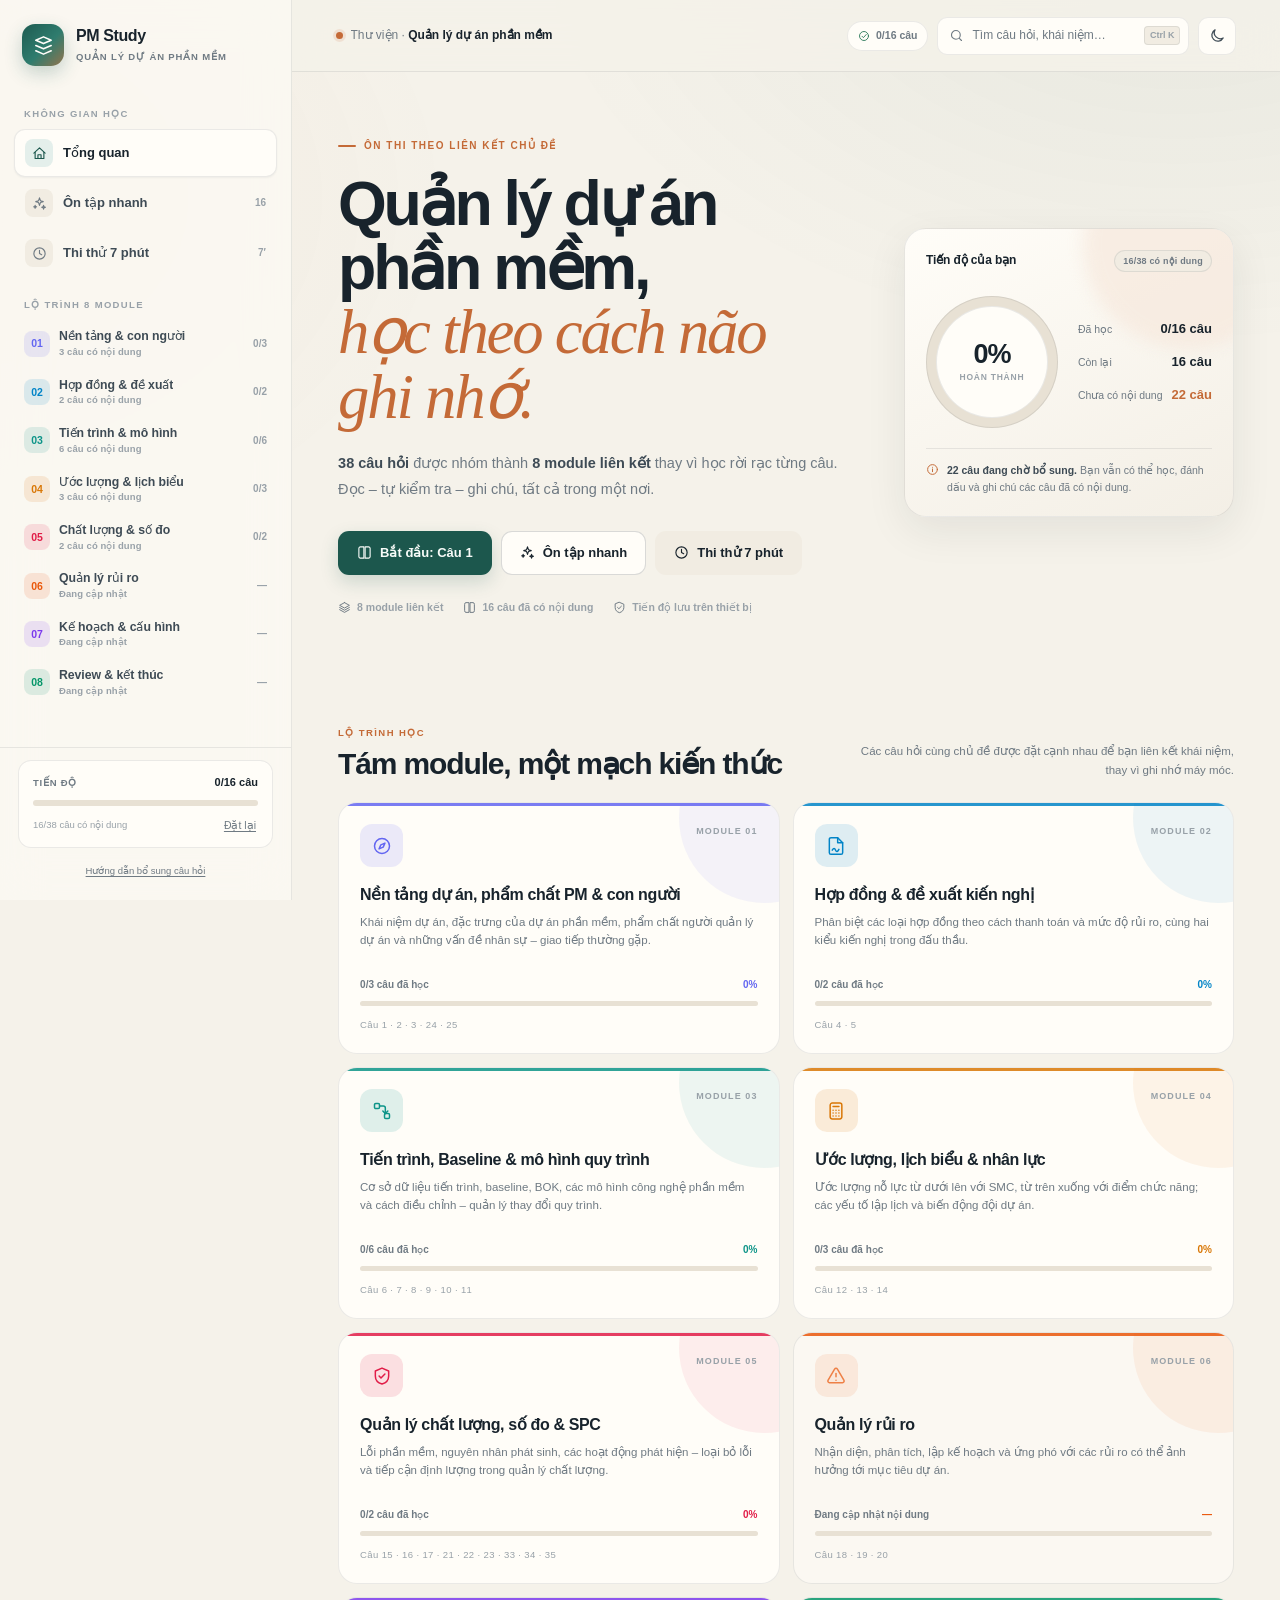
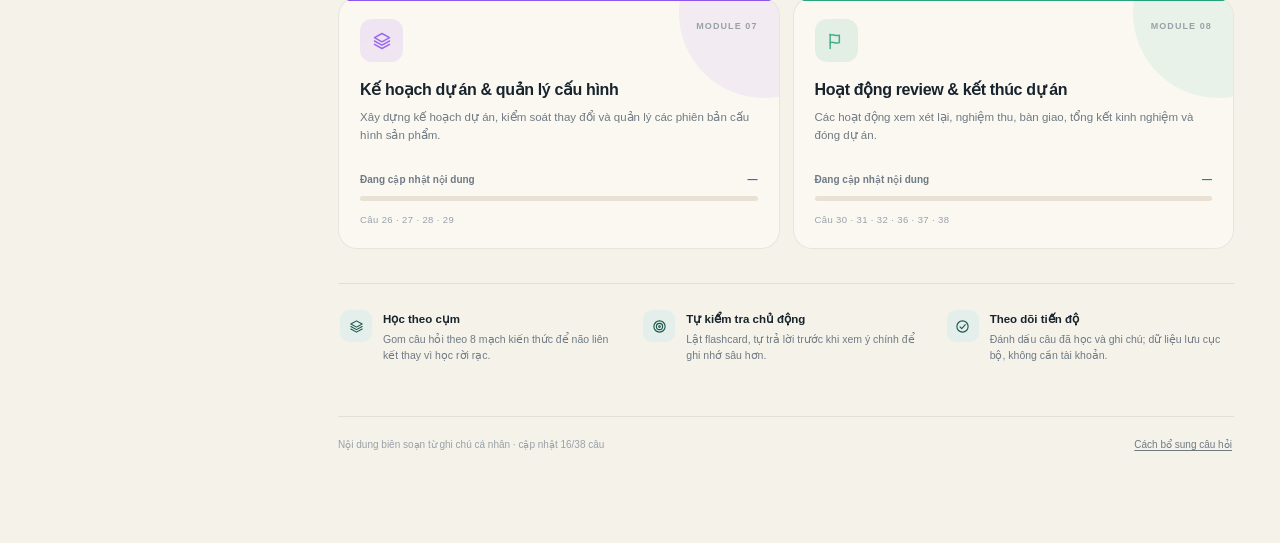
<file: index.html>
<!doctype html>
<html lang="vi" data-theme="light">
<head>
  <meta charset="utf-8">
  <meta name="viewport" content="width=device-width, initial-scale=1">
  <title>PM Study — Ôn thi Quản lý dự án phần mềm</title>
  <meta name="description" content="Ôn tập Quản lý dự án phần mềm theo 8 module liên kết chủ đề: 38 câu hỏi, tiến độ học, flashcard và ghi chú cá nhân.">
  <meta name="theme-color" content="#f6f4ee">
  <link rel="icon" href="assets/favicon.svg" type="image/svg+xml">
  <link rel="stylesheet" href="assets/styles.css">
  <script>
    (function () {
      try {
        var saved = localStorage.getItem('pmstudy.theme');
        var theme = saved || (window.matchMedia('(prefers-color-scheme: dark)').matches ? 'dark' : 'light');
        document.documentElement.dataset.theme = theme;
      } catch (e) {}
    })();
  </script>
</head>
<body>
  <a class="skip-link" href="#main-content">Bỏ qua điều hướng</a>

  <div class="app">
    <div class="sidebar-scrim" id="sidebar-scrim" data-action="close-sidebar" hidden></div>

    <aside class="sidebar" id="sidebar" aria-label="Điều hướng chính">
      <a class="brand" href="#/" aria-label="PM Study — về trang tổng quan">
        <span class="brand-mark" aria-hidden="true">
          <svg viewBox="0 0 24 24" fill="none" stroke="currentColor" stroke-width="1.7" stroke-linecap="round" stroke-linejoin="round">
            <path d="M4 6.5 12 3l8 3.5-8 3.5-8-3.5Z"/>
            <path d="m4 12 8 3.5 8-3.5"/>
            <path d="m4 17.5 8 3.5 8-3.5"/>
          </svg>
        </span>
        <span class="brand-text">
          <strong>PM Study</strong>
          <span>Quản lý dự án phần mềm</span>
        </span>
      </a>

      <nav class="sidebar-nav" id="sidebar-nav"></nav>
      <div class="sidebar-footer" id="sidebar-footer"></div>
    </aside>

    <div class="main-column">
      <header class="topbar">
        <button class="icon-btn menu-btn" type="button" data-action="open-sidebar" aria-label="Mở menu" aria-controls="sidebar" aria-expanded="false">
          <span data-icon="menu"></span>
        </button>

        <div class="topbar-context" id="topbar-context"></div>

        <div class="topbar-actions">
          <span class="topbar-progress" id="topbar-progress" title="Số câu đã học"></span>
          <button class="search-trigger" type="button" data-action="open-search" aria-label="Tìm kiếm câu hỏi">
            <span data-icon="search"></span>
            <span class="search-trigger-label">Tìm câu hỏi, khái niệm…</span>
            <kbd class="search-kbd" data-shortcut>⌘K</kbd>
          </button>
          <button class="icon-btn" type="button" data-action="toggle-theme" aria-label="Đổi chế độ sáng tối" id="theme-btn">
            <span data-icon="moon"></span>
          </button>
        </div>
      </header>

      <main class="view" id="main-content" tabindex="-1">
        <div id="view-root"></div>
      </main>
    </div>
  </div>

  <div class="search-overlay" id="search-overlay" hidden>
    <div class="overlay-backdrop" data-action="close-search"></div>
    <section class="search-panel" role="dialog" aria-modal="true" aria-label="Tìm kiếm câu hỏi">
      <div class="search-input-row">
        <span class="search-input-icon" data-icon="search"></span>
        <input type="search" id="search-input" placeholder="Tìm theo tiêu đề, nội dung hoặc chủ đề…" autocomplete="off" spellcheck="false" aria-label="Nội dung tìm kiếm">
        <button class="icon-btn small" type="button" data-action="close-search" aria-label="Đóng tìm kiếm">
          <span data-icon="x"></span>
        </button>
      </div>
      <div class="search-results" id="search-results"></div>
      <div class="search-footer">
        <span><kbd>↑</kbd><kbd>↓</kbd> di chuyển</span>
        <span><kbd>↵</kbd> mở</span>
        <span><kbd>esc</kbd> đóng</span>
      </div>
    </section>
  </div>

  <div class="modal-overlay" id="modal-overlay" hidden>
    <div class="overlay-backdrop" data-action="close-modal"></div>
    <section class="modal-card" id="modal-card" role="dialog" aria-modal="true" aria-labelledby="modal-title"></section>
  </div>

  <div class="toast" id="toast" role="status" aria-live="polite"></div>

  <script src="assets/data.js"></script>
  <script src="assets/app.js"></script>
</body>
</html>
</file>
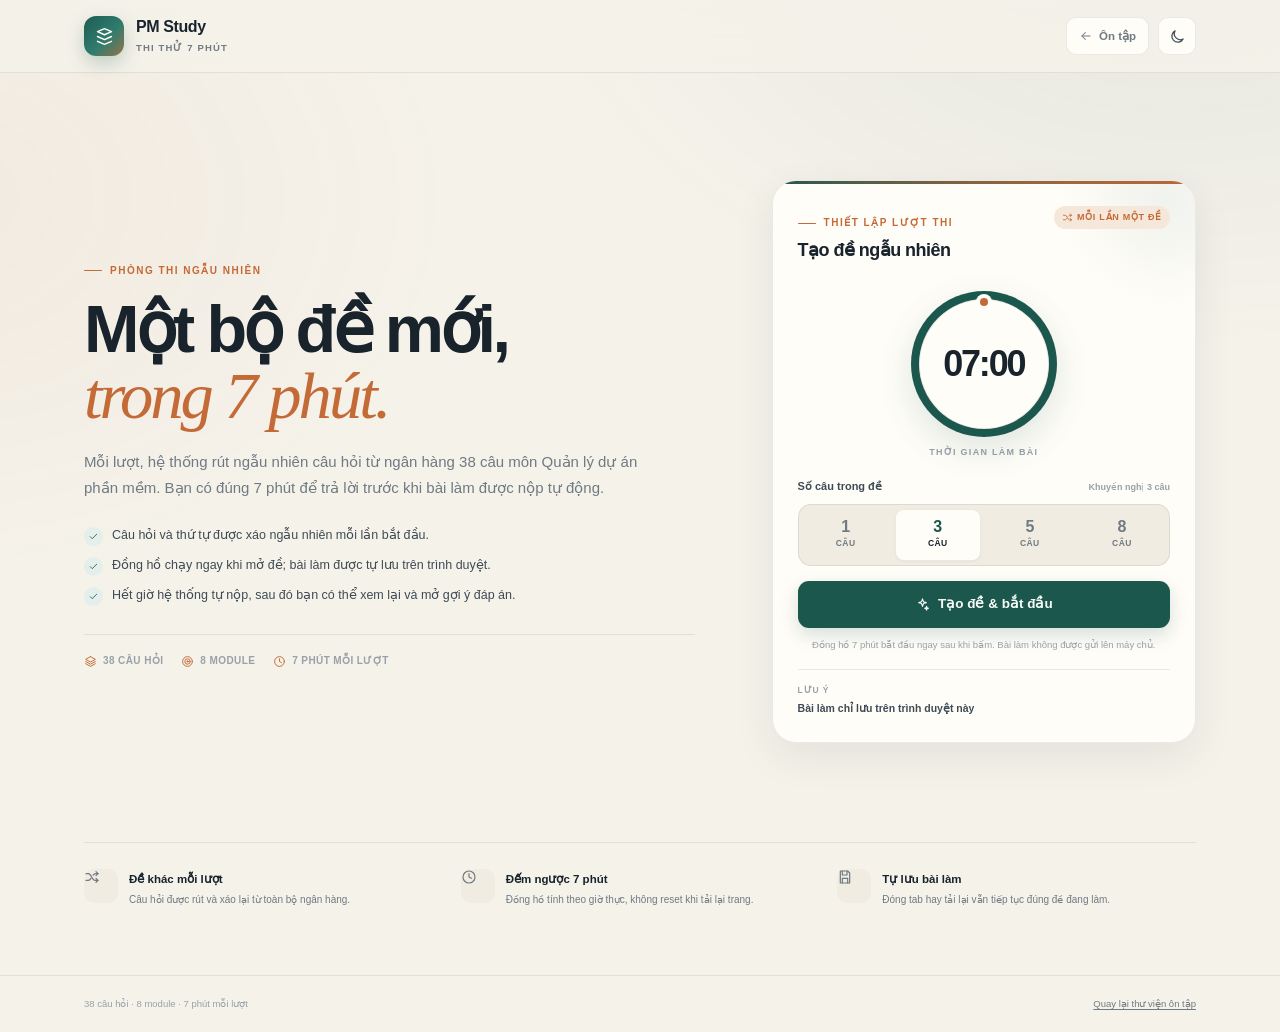
<file: index2.html>
<!doctype html>
<html lang="vi" data-theme="light">
<head>
  <meta charset="utf-8">
  <meta name="viewport" content="width=device-width, initial-scale=1">
  <title>Thi thử 7 phút — PM Study</title>
  <meta name="description" content="Tạo bộ đề ngẫu nhiên từ 38 câu hỏi Quản lý dự án phần mềm và trả lời trong 7 phút với đồng hồ đếm ngược.">
  <meta name="theme-color" content="#f6f4ee">
  <link rel="icon" href="assets/favicon.svg" type="image/svg+xml">
  <link rel="stylesheet" href="assets/styles.css">
  <link rel="stylesheet" href="assets/exam.css">
  <script>
    (function () {
      try {
        var saved = localStorage.getItem('pmstudy.theme');
        var theme = saved || (window.matchMedia('(prefers-color-scheme: dark)').matches ? 'dark' : 'light');
        document.documentElement.dataset.theme = theme;
      } catch (e) {}
    })();
  </script>
</head>
<body class="exam-page">
  <a class="skip-link" href="#exam-root">Bỏ qua điều hướng</a>

  <div class="exam-shell">
    <header class="exam-header">
      <div class="exam-header-inner">
        <a class="brand exam-brand" href="index.html" aria-label="PM Study — về trang ôn tập">
          <span class="brand-mark" aria-hidden="true">
            <svg viewBox="0 0 24 24" fill="none" stroke="currentColor" stroke-width="1.7" stroke-linecap="round" stroke-linejoin="round">
              <path d="M4 6.5 12 3l8 3.5-8 3.5-8-3.5Z"/>
              <path d="m4 12 8 3.5 8-3.5"/>
              <path d="m4 17.5 8 3.5 8-3.5"/>
            </svg>
          </span>
          <span class="brand-text">
            <strong>PM Study</strong>
            <span>Thi thử 7 phút</span>
          </span>
        </a>

        <div class="exam-header-actions">
          <a class="exam-back-link" href="index.html">
            <svg viewBox="0 0 24 24" fill="none" stroke="currentColor" stroke-width="1.8" stroke-linecap="round" stroke-linejoin="round" aria-hidden="true">
              <path d="M19 12H5"/><path d="m11 6-6 6 6 6"/>
            </svg>
            <span>Ôn tập</span>
          </a>
          <button class="icon-btn" type="button" data-action="toggle-theme" aria-label="Đổi chế độ sáng tối" id="theme-btn">
            <svg viewBox="0 0 24 24" fill="none" stroke="currentColor" stroke-width="1.8" stroke-linecap="round" stroke-linejoin="round" aria-hidden="true">
              <path d="M20 15.5A8.5 8.5 0 0 1 8.5 4 8.5 8.5 0 1 0 20 15.5Z"/>
            </svg>
          </button>
        </div>
      </div>
    </header>

    <main class="exam-main" id="exam-root" tabindex="-1">
      <noscript>
        <div class="exam-noscript">
          <h1>Cần bật JavaScript</h1>
          <p>Trang thi thử dùng JavaScript để tạo đề ngẫu nhiên và chạy đồng hồ đếm ngược.</p>
        </div>
      </noscript>
    </main>

    <footer class="exam-footer">
      <div class="exam-footer-inner">
        <span>38 câu hỏi · 8 module · 7 phút mỗi lượt</span>
        <a href="index.html">Quay lại thư viện ôn tập</a>
      </div>
    </footer>
  </div>

  <div class="modal-overlay" id="modal-overlay" hidden>
    <div class="overlay-backdrop" data-action="close-modal"></div>
    <section class="modal-card exam-modal" id="modal-card" role="dialog" aria-modal="true" aria-labelledby="modal-title"></section>
  </div>

  <div class="toast" id="toast" role="status" aria-live="polite"></div>

  <script src="assets/data.js"></script>
  <script src="assets/exam-data.js"></script>
  <script src="assets/exam.js"></script>
</body>
</html>
</file>
<file: assets/styles.css>
/* ============================================================
   PM Study — design tokens
   ============================================================ */
:root {
  --font-sans: "SF Pro Text", "SF Pro Display", -apple-system, BlinkMacSystemFont, "Segoe UI", Roboto, "Helvetica Neue", Arial, "Noto Sans", sans-serif;
  --font-serif: "Iowan Old Style", "Palatino Linotype", Georgia, "Times New Roman", serif;
  --font-mono: "SFMono-Regular", ui-monospace, "Cascadia Code", Consolas, "Liberation Mono", monospace;

  --bg: #f5f2ea;
  --surface: #fffdf8;
  --surface-2: #f1ece2;
  --surface-3: #e8e1d4;
  --sidebar: rgba(252, 249, 243, 0.82);
  --topbar: rgba(245, 242, 234, 0.82);

  --ink: #18232c;
  --ink-soft: #3e4b55;
  --muted: #6f7a83;
  --faint: #98a1a8;

  --line: rgba(24, 35, 44, 0.09);
  --line-strong: rgba(24, 35, 44, 0.16);

  --primary: #1c574d;
  --primary-hover: #15453d;
  --primary-ink: #f7fbf8;
  --primary-soft: #e4efeb;
  --primary-shadow: rgba(28, 87, 77, 0.18);

  --accent: #c46a37;
  --accent-soft: #f6e7db;

  --success: #2c7a5b;
  --success-soft: #e3f1ea;
  --warn: #a9661f;
  --warn-soft: #f9eddb;
  --danger: #b04a3b;

  --shadow-sm: 0 1px 2px rgba(24, 35, 44, 0.05);
  --shadow-md: 0 14px 40px rgba(24, 35, 44, 0.08);
  --shadow-lg: 0 24px 70px rgba(24, 35, 44, 0.2);
  --toast-bg: #18232c;
  --toast-ink: #f7f4ec;

  --sidebar-w: 292px;
  --topbar-h: 72px;
  --radius-sm: 10px;
  --radius: 16px;
  --radius-lg: 22px;
  --radius-xl: 28px;

  --glow-1: rgba(28, 87, 77, 0.065);
  --glow-2: rgba(196, 106, 55, 0.055);

  color-scheme: light;
}

[data-theme="dark"] {
  --bg: #0c1218;
  --surface: #141c23;
  --surface-2: #1b252e;
  --surface-3: #24313c;
  --sidebar: rgba(13, 19, 25, 0.84);
  --topbar: rgba(12, 18, 24, 0.8);

  --ink: #eff3f2;
  --ink-soft: #c2cdd0;
  --muted: #91a0a7;
  --faint: #6f7e87;

  --line: rgba(240, 243, 242, 0.08);
  --line-strong: rgba(240, 243, 242, 0.17);

  --primary: #9ed9c8;
  --primary-hover: #b5e5d7;
  --primary-ink: #0b2a24;
  --primary-soft: rgba(158, 217, 200, 0.12);
  --primary-shadow: rgba(0, 0, 0, 0.32);

  --accent: #efa270;
  --accent-soft: rgba(239, 162, 112, 0.13);

  --success: #7fd0ac;
  --success-soft: rgba(127, 208, 172, 0.12);
  --warn: #e6b06d;
  --warn-soft: rgba(230, 176, 109, 0.12);
  --danger: #ee9587;

  --shadow-sm: 0 1px 2px rgba(0, 0, 0, 0.22);
  --shadow-md: 0 16px 44px rgba(0, 0, 0, 0.34);
  --shadow-lg: 0 28px 80px rgba(0, 0, 0, 0.55);
  --toast-bg: #e7eeeb;
  --toast-ink: #0c1218;

  --glow-1: rgba(158, 217, 200, 0.055);
  --glow-2: rgba(239, 162, 112, 0.045);

  color-scheme: dark;
}

/* ============================================================
   Base
   ============================================================ */
*,
*::before,
*::after { box-sizing: border-box; }

[hidden] { display: none !important; }

html {
  -webkit-text-size-adjust: 100%;
  scroll-behavior: smooth;
}

body {
  margin: 0;
  min-width: 320px;
  min-height: 100vh;
  background: var(--bg);
  color: var(--ink);
  font-family: var(--font-sans);
  font-size: 16px;
  line-height: 1.6;
  -webkit-font-smoothing: antialiased;
  text-rendering: optimizeLegibility;
}

body::before {
  content: "";
  position: fixed;
  inset: 0;
  z-index: -1;
  pointer-events: none;
  background:
    radial-gradient(960px 620px at 92% -8%, var(--glow-1), transparent 68%),
    radial-gradient(760px 540px at -6% 22%, var(--glow-2), transparent 70%);
}

body.is-locked { overflow: hidden; }

h1, h2, h3, h4, p, ul, ol, figure { margin-top: 0; }

a { color: inherit; }
button, input, textarea { font: inherit; }
button { color: inherit; }
img, svg { display: block; max-width: 100%; }
svg { flex: none; }

::selection { background: var(--accent-soft); color: var(--ink); }

:focus-visible {
  outline: 2px solid var(--accent);
  outline-offset: 2px;
}

.skip-link {
  position: fixed;
  top: 10px;
  left: 10px;
  z-index: 300;
  padding: 10px 14px;
  border-radius: 8px;
  background: var(--ink);
  color: var(--bg);
  font-size: 12px;
  text-decoration: none;
  transform: translateY(-150%);
  transition: transform 0.18s ease;
}
.skip-link:focus { transform: translateY(0); }

::-webkit-scrollbar { width: 10px; height: 10px; }
::-webkit-scrollbar-track { background: transparent; }
::-webkit-scrollbar-thumb {
  background: var(--surface-3);
  border: 3px solid var(--bg);
  border-radius: 99px;
}
::-webkit-scrollbar-thumb:hover { background: var(--faint); }

/* ============================================================
   Layout
   ============================================================ */
.app {
  display: grid;
  grid-template-columns: var(--sidebar-w) minmax(0, 1fr);
  min-height: 100vh;
}

.main-column { min-width: 0; }

.sidebar {
  position: sticky;
  top: 0;
  z-index: 20;
  display: flex;
  flex-direction: column;
  height: 100vh;
  background: var(--sidebar);
  border-right: 1px solid var(--line);
  backdrop-filter: blur(22px);
  -webkit-backdrop-filter: blur(22px);
}

.sidebar-scrim {
  position: fixed;
  inset: 0;
  z-index: 60;
  background: rgba(9, 14, 18, 0.48);
  backdrop-filter: blur(3px);
  -webkit-backdrop-filter: blur(3px);
}

.brand {
  display: flex;
  align-items: center;
  gap: 12px;
  padding: 24px 22px 18px;
  color: var(--ink);
  text-decoration: none;
  flex: none;
}

.brand-mark {
  display: grid;
  place-items: center;
  width: 42px;
  height: 42px;
  flex: none;
  border-radius: 13px;
  color: #fffdf9;
  background: linear-gradient(135deg, #1d5b51 0%, #2f7c6e 55%, #c96f3b 125%);
  box-shadow: 0 7px 18px rgba(29, 91, 81, 0.24);
}
.brand-mark svg { width: 23px; height: 23px; }

.brand-text { display: flex; flex-direction: column; min-width: 0; }
.brand-text strong {
  font-size: 16px;
  font-weight: 700;
  letter-spacing: -0.025em;
  line-height: 1.2;
}
.brand-text span {
  margin-top: 3px;
  color: var(--muted);
  font-size: 9.5px;
  font-weight: 600;
  letter-spacing: 0.09em;
  text-transform: uppercase;
  white-space: nowrap;
}

.sidebar-nav {
  flex: 1;
  min-height: 0;
  overflow-y: auto;
  padding: 6px 14px 18px;
  overscroll-behavior: contain;
}

.nav-group + .nav-group { margin-top: 4px; }

.nav-label {
  padding: 16px 10px 8px;
  color: var(--faint);
  font-size: 9.5px;
  font-weight: 700;
  letter-spacing: 0.14em;
  text-transform: uppercase;
}

.nav-item {
  position: relative;
  display: flex;
  align-items: center;
  gap: 10px;
  padding: 9px 10px;
  border: 1px solid transparent;
  border-radius: 11px;
  color: var(--ink-soft);
  font-size: 13px;
  font-weight: 560;
  line-height: 1.35;
  text-decoration: none;
  transition: background 0.16s ease, color 0.16s ease, border-color 0.16s ease, box-shadow 0.16s ease;
}
.nav-item + .nav-item { margin-top: 2px; }
.nav-item:hover { background: var(--surface-2); color: var(--ink); }
.nav-item.active {
  background: var(--surface);
  border-color: var(--line);
  color: var(--ink);
  box-shadow: var(--shadow-sm);
}
.nav-item.active .nav-icon {
  background: var(--primary-soft);
  color: var(--primary);
}

.nav-icon {
  display: grid;
  place-items: center;
  width: 28px;
  height: 28px;
  flex: none;
  border-radius: 8px;
  background: var(--surface-2);
  color: var(--muted);
  transition: background 0.16s ease, color 0.16s ease;
}
.nav-icon svg { width: 15px; height: 15px; }
.nav-item > span:not(.nav-icon):not(.nav-count) {
  min-width: 0;
  overflow: hidden;
  text-overflow: ellipsis;
  white-space: nowrap;
}

.nav-count {
  margin-left: auto;
  color: var(--faint);
  font-size: 10px;
  font-weight: 600;
  font-variant-numeric: tabular-nums;
  white-space: nowrap;
}
.nav-item.active .nav-count { color: var(--muted); }

.nav-item.module { gap: 9px; padding: 7px 9px; }
.nav-num {
  display: grid;
  place-items: center;
  width: 26px;
  height: 26px;
  flex: none;
  border-radius: 8px;
  background: var(--m-soft);
  color: var(--m);
  font-size: 10.5px;
  font-weight: 700;
  font-variant-numeric: tabular-nums;
}
.nav-module-text {
  display: flex;
  flex-direction: column;
  min-width: 0;
  gap: 1px;
}
.nav-module-text strong {
  overflow: hidden;
  color: inherit;
  font-size: 12.3px;
  font-weight: 580;
  letter-spacing: -0.005em;
  text-overflow: ellipsis;
  white-space: nowrap;
}
.nav-module-text span {
  overflow: hidden;
  color: var(--faint);
  font-size: 9.5px;
  letter-spacing: 0.01em;
  text-overflow: ellipsis;
  white-space: nowrap;
}
.nav-item.module.active .nav-module-text span { color: var(--muted); }

.sidebar-footer {
  flex: none;
  padding: 12px 18px 18px;
  border-top: 1px solid var(--line);
}

.study-progress {
  padding: 13px 14px 12px;
  border: 1px solid var(--line);
  border-radius: 13px;
  background: var(--surface);
}
.study-progress-top {
  display: flex;
  align-items: baseline;
  justify-content: space-between;
  gap: 8px;
  margin-bottom: 8px;
}
.study-progress-top span {
  color: var(--muted);
  font-size: 9.5px;
  font-weight: 600;
  letter-spacing: 0.08em;
  text-transform: uppercase;
}
.study-progress-top strong {
  color: var(--ink);
  font-size: 11px;
  font-weight: 650;
  font-variant-numeric: tabular-nums;
}
.progress-track {
  overflow: hidden;
  height: 6px;
  border-radius: 99px;
  background: var(--surface-3);
}
.progress-track > span {
  display: block;
  height: 100%;
  width: 0;
  border-radius: inherit;
  background: linear-gradient(90deg, var(--primary), var(--accent));
  transition: width 0.55s cubic-bezier(0.22, 1, 0.36, 1);
}
.study-progress-foot {
  display: flex;
  align-items: center;
  justify-content: space-between;
  gap: 8px;
  margin-top: 9px;
}
.study-progress-foot small {
  color: var(--faint);
  font-size: 9.5px;
}

.link-btn {
  padding: 2px;
  border: 0;
  background: none;
  color: var(--muted);
  font-size: 10.5px;
  text-decoration: underline;
  text-underline-offset: 2px;
  cursor: pointer;
}
.link-btn:hover { color: var(--ink); }

.sidebar-help { margin-top: 8px; text-align: center; }
.sidebar-help .link-btn { font-size: 9.5px; }

/* ============================================================
   Topbar
   ============================================================ */
.topbar {
  position: sticky;
  top: 0;
  z-index: 30;
  display: flex;
  align-items: center;
  gap: 14px;
  height: var(--topbar-h);
  padding: 0 clamp(18px, 3.4vw, 48px);
  border-bottom: 1px solid var(--line);
  background: var(--topbar);
  backdrop-filter: blur(18px);
  -webkit-backdrop-filter: blur(18px);
}

.topbar-context {
  display: flex;
  align-items: center;
  gap: 8px;
  min-width: 0;
  flex: 1;
  color: var(--muted);
  font-size: 12px;
}
.topbar-context .context-dot {
  width: 7px;
  height: 7px;
  flex: none;
  border-radius: 50%;
  background: var(--m, var(--accent));
  box-shadow: 0 0 0 3px color-mix(in srgb, var(--m, var(--accent)) 13%, transparent);
}
.topbar-context .context-text {
  overflow: hidden;
  text-overflow: ellipsis;
  white-space: nowrap;
}
.topbar-context strong {
  color: var(--ink);
  font-weight: 620;
}

.topbar-actions {
  display: flex;
  align-items: center;
  gap: 9px;
}

.topbar-progress {
  display: inline-flex;
  align-items: center;
  gap: 6px;
  height: 30px;
  padding: 0 10px;
  border: 1px solid var(--line);
  border-radius: 99px;
  background: var(--surface);
  color: var(--muted);
  font-size: 10.5px;
  font-weight: 600;
  font-variant-numeric: tabular-nums;
  white-space: nowrap;
}
.topbar-progress svg { width: 12px; height: 12px; color: var(--success); }

.icon-btn {
  display: grid;
  place-items: center;
  width: 38px;
  height: 38px;
  flex: none;
  padding: 0;
  border: 1px solid var(--line);
  border-radius: 10px;
  background: var(--surface);
  color: var(--ink-soft);
  cursor: pointer;
  transition: background 0.16s ease, border-color 0.16s ease, color 0.16s ease, transform 0.16s ease;
}
.icon-btn:hover { background: var(--surface-2); border-color: var(--line-strong); color: var(--ink); }
.icon-btn:active { transform: scale(0.96); }
.icon-btn svg { width: 17px; height: 17px; }
.icon-btn.small { width: 30px; height: 30px; border-color: transparent; background: transparent; }
.icon-btn.small:hover { background: var(--surface-2); }

.menu-btn { display: none; }

.search-trigger {
  display: flex;
  align-items: center;
  gap: 8px;
  width: 252px;
  height: 38px;
  padding: 0 8px 0 11px;
  border: 1px solid var(--line);
  border-radius: 10px;
  background: var(--surface);
  color: var(--muted);
  font-size: 12px;
  text-align: left;
  cursor: pointer;
  transition: border-color 0.16s ease, background 0.16s ease;
}
.search-trigger:hover { border-color: var(--line-strong); background: var(--surface); color: var(--ink-soft); }
.search-trigger svg { width: 15px; height: 15px; }
.search-trigger-label {
  overflow: hidden;
  flex: 1;
  text-overflow: ellipsis;
  white-space: nowrap;
}
.search-kbd {
  flex: none;
  padding: 2px 5px;
  border: 1px solid var(--line);
  border-radius: 4px;
  background: var(--surface-2);
  color: var(--faint);
  font-family: inherit;
  font-size: 9px;
  font-weight: 600;
  line-height: 1.4;
}

/* ============================================================
   Common controls
   ============================================================ */
.view {
  padding: clamp(26px, 3.5vw, 46px) clamp(20px, 3.6vw, 52px) 88px;
}
#view-root,
.view-root {
  width: 100%;
  max-width: 1160px;
  margin: 0 auto;
}

.btn {
  display: inline-flex;
  align-items: center;
  justify-content: center;
  gap: 8px;
  min-height: 42px;
  padding: 11px 17px;
  border: 1px solid transparent;
  border-radius: 11px;
  font-size: 13px;
  font-weight: 650;
  line-height: 1;
  text-align: center;
  text-decoration: none;
  cursor: pointer;
  transition: background 0.16s ease, color 0.16s ease, border-color 0.16s ease, transform 0.16s ease, box-shadow 0.16s ease;
}
.btn svg { width: 15px; height: 15px; }
.btn:active { transform: translateY(1px) scale(0.995); }

.btn-primary {
  background: var(--primary);
  color: var(--primary-ink);
  box-shadow: 0 7px 18px var(--primary-shadow);
}
.btn-primary:hover { background: var(--primary-hover); transform: translateY(-1px); }

.btn-ghost {
  border-color: var(--line-strong);
  background: var(--surface);
  color: var(--ink);
}
.btn-ghost:hover { background: var(--surface-2); }

.btn-soft {
  background: var(--surface-2);
  color: var(--ink);
}
.btn-soft:hover { background: var(--surface-3); }

.btn-outline {
  border-color: var(--line-strong);
  background: transparent;
  color: var(--ink-soft);
}
.btn-outline:hover { background: var(--surface-2); color: var(--ink); }

.btn-sm { min-height: 32px; padding: 8px 11px; border-radius: 8px; font-size: 11.5px; }
.btn-sm svg { width: 13px; height: 13px; }
.btn-wide { width: 100%; }

.btn[disabled] { opacity: 0.5; cursor: not-allowed; }

.btn.is-studied {
  border-color: transparent;
  background: var(--success-soft);
  color: var(--success);
  box-shadow: none;
}
.btn.is-studied:hover { background: var(--success-soft); color: var(--success); }

.chip {
  display: inline-flex;
  align-items: center;
  gap: 5px;
  padding: 4px 8px;
  border: 1px solid var(--line);
  border-radius: 999px;
  background: var(--surface-2);
  color: var(--muted);
  font-size: 9.5px;
  font-weight: 650;
  letter-spacing: 0.02em;
  line-height: 1.4;
  white-space: nowrap;
}
.chip svg { width: 10px; height: 10px; }
.chip--accent { background: var(--accent-soft); color: var(--accent); border-color: transparent; }

.status-chip {
  display: inline-flex;
  align-items: center;
  gap: 5px;
  padding: 4px 8px;
  border: 1px solid var(--line);
  border-radius: 999px;
  background: var(--surface-2);
  color: var(--muted);
  font-size: 9.5px;
  font-weight: 650;
  line-height: 1.4;
  white-space: nowrap;
}
.status-chip svg { width: 10px; height: 10px; }
.status-chip.is-studied { border-color: transparent; background: var(--success-soft); color: var(--success); }
.status-chip.is-partial { border-color: transparent; background: var(--warn-soft); color: var(--warn); }
.status-chip.is-empty { border-style: dashed; background: transparent; }

.tag {
  display: inline-flex;
  align-items: center;
  padding: 3px 7px;
  border: 1px solid transparent;
  border-radius: 6px;
  background: var(--surface-2);
  color: var(--muted);
  font-size: 9.5px;
  font-weight: 550;
  line-height: 1.5;
  white-space: nowrap;
}

.tag-list { display: flex; flex-wrap: wrap; gap: 5px; }

kbd {
  display: inline-block;
  padding: 1px 5px;
  border: 1px solid var(--line);
  border-radius: 4px;
  background: var(--surface-2);
  color: var(--muted);
  font-family: inherit;
  font-size: 9px;
  font-weight: 600;
  line-height: 1.5;
}

/* ============================================================
   Home — hero
   ============================================================ */
.hero {
  display: grid;
  grid-template-columns: minmax(0, 1.35fr) minmax(330px, 0.72fr);
  gap: clamp(28px, 5vw, 74px);
  align-items: center;
  padding: 12px 0 52px;
}

.eyebrow {
  display: inline-flex;
  align-items: center;
  gap: 8px;
  color: var(--accent);
  font-size: 10px;
  font-weight: 700;
  letter-spacing: 0.15em;
  text-transform: uppercase;
}
.eyebrow::before {
  content: "";
  width: 18px;
  height: 1.5px;
  border-radius: 99px;
  background: var(--accent);
}

.hero h1 {
  max-width: 800px;
  margin: 18px 0 21px;
  color: var(--ink);
  font-size: clamp(38px, 4.9vw, 66px);
  font-weight: 690;
  letter-spacing: -0.052em;
  line-height: 1.02;
  text-wrap: balance;
}
.hero h1 .serif {
  display: inline;
  color: var(--accent);
  font-family: var(--font-serif);
  font-style: italic;
  font-weight: 500;
  letter-spacing: -0.035em;
}
.hero-copy > p {
  max-width: 600px;
  margin-bottom: 0;
  color: var(--muted);
  font-size: 14.5px;
  line-height: 1.78;
}
.hero-copy > p strong { color: var(--ink-soft); font-weight: 650; }

.hero-actions {
  display: flex;
  flex-wrap: wrap;
  gap: 9px;
  margin-top: 28px;
}
.hero-actions .btn { min-height: 44px; padding-inline: 18px; }

.hero-meta {
  display: flex;
  flex-wrap: wrap;
  gap: 8px 20px;
  margin-top: 24px;
  color: var(--faint);
  font-size: 10.5px;
  font-weight: 550;
}
.hero-meta span { display: inline-flex; align-items: center; gap: 6px; }
.hero-meta svg { width: 13px; height: 13px; color: var(--muted); }

.progress-card {
  position: relative;
  overflow: hidden;
  padding: 21px;
  border: 1px solid var(--line);
  border-radius: var(--radius-lg);
  background: linear-gradient(155deg, var(--surface) 0%, var(--surface-2) 120%);
  box-shadow: var(--shadow-md);
}
.progress-card::after {
  content: "";
  position: absolute;
  top: -90px;
  right: -60px;
  width: 210px;
  height: 210px;
  border-radius: 50%;
  background: var(--accent-soft);
  opacity: 0.65;
  filter: blur(8px);
  pointer-events: none;
}
.progress-card-head {
  position: relative;
  z-index: 1;
  display: flex;
  align-items: center;
  justify-content: space-between;
  gap: 8px;
}
.progress-card-head > strong {
  color: var(--ink);
  font-size: 12px;
  font-weight: 650;
  letter-spacing: -0.01em;
}
.progress-card-head .chip { font-size: 9px; }

.dial-row {
  position: relative;
  z-index: 1;
  display: flex;
  align-items: center;
  gap: 20px;
  margin: 24px 0 20px;
}

.dial {
  --p: 0;
  position: relative;
  display: grid;
  place-items: center;
  width: 132px;
  height: 132px;
  flex: none;
  border-radius: 50%;
  background: conic-gradient(from 215deg, var(--accent) calc(var(--p) * 1%), var(--surface-3) 0);
  box-shadow: inset 0 0 0 1px var(--line);
}
.dial::before {
  content: "";
  position: absolute;
  inset: 10px;
  border-radius: 50%;
  background: var(--surface);
  border: 1px solid var(--line);
}
.dial-inner {
  position: relative;
  z-index: 1;
  display: flex;
  flex-direction: column;
  align-items: center;
  gap: 1px;
}
.dial-inner strong {
  color: var(--ink);
  font-size: 27px;
  font-weight: 700;
  letter-spacing: -0.045em;
  line-height: 1.1;
  font-variant-numeric: tabular-nums;
}
.dial-inner span {
  color: var(--faint);
  font-size: 8.5px;
  font-weight: 650;
  letter-spacing: 0.09em;
  text-transform: uppercase;
}

.dial-stats {
  display: flex;
  min-width: 0;
  flex: 1;
  flex-direction: column;
  gap: 12px;
}
.stat-line {
  display: flex;
  align-items: baseline;
  justify-content: space-between;
  gap: 8px;
}
.stat-line span { color: var(--muted); font-size: 10.5px; white-space: nowrap; }
.stat-line strong {
  color: var(--ink);
  font-size: 13px;
  font-weight: 680;
  font-variant-numeric: tabular-nums;
}
.stat-line strong.accent { color: var(--accent); }

.content-note {
  position: relative;
  z-index: 1;
  display: flex;
  align-items: flex-start;
  gap: 8px;
  padding-top: 13px;
  border-top: 1px solid var(--line);
  color: var(--muted);
  font-size: 10.5px;
  line-height: 1.55;
}
.content-note svg { width: 13px; height: 13px; flex: none; margin-top: 1px; color: var(--accent); }
.content-note strong { color: var(--ink-soft); font-weight: 650; }

/* ============================================================
   Home — sections & module cards
   ============================================================ */
.section { margin-top: clamp(36px, 4.5vw, 62px); }

.section-head {
  display: flex;
  align-items: flex-end;
  justify-content: space-between;
  gap: 24px;
  margin-bottom: 20px;
}
.section-kicker {
  display: block;
  margin-bottom: 7px;
  color: var(--accent);
  font-size: 9.5px;
  font-weight: 700;
  letter-spacing: 0.15em;
  text-transform: uppercase;
}
.section-head h2 {
  margin: 0;
  color: var(--ink);
  font-size: clamp(22px, 2.5vw, 30px);
  font-weight: 680;
  letter-spacing: -0.038em;
  line-height: 1.16;
  text-wrap: balance;
}
.section-head > p {
  max-width: 390px;
  margin: 0 0 2px;
  color: var(--muted);
  font-size: 11.5px;
  line-height: 1.65;
  text-align: right;
}

.module-grid {
  display: grid;
  grid-template-columns: repeat(auto-fill, minmax(300px, 1fr));
  gap: 13px;
}

.module-card {
  position: relative;
  display: flex;
  flex-direction: column;
  min-height: 252px;
  overflow: hidden;
  padding: 21px;
  border: 1px solid var(--line);
  border-radius: 19px;
  background: var(--surface);
  color: var(--ink);
  text-decoration: none;
  transition: transform 0.2s ease, border-color 0.2s ease, box-shadow 0.2s ease;
}
.module-card::before {
  content: "";
  position: absolute;
  inset: 0 0 auto;
  height: 3px;
  background: var(--m);
  opacity: 0.85;
}
.module-card::after {
  content: "";
  position: absolute;
  top: -70px;
  right: -70px;
  width: 170px;
  height: 170px;
  border-radius: 50%;
  background: var(--m-soft);
  opacity: 0.55;
  pointer-events: none;
  transition: transform 0.35s ease, opacity 0.35s ease;
}
.module-card:hover {
  transform: translateY(-3px);
  border-color: var(--m);
  box-shadow: var(--shadow-md);
}
.module-card:hover::after { transform: scale(1.25); opacity: 0.8; }

.module-card-top {
  position: relative;
  z-index: 1;
  display: flex;
  align-items: flex-start;
  justify-content: space-between;
  gap: 12px;
}
.module-icon {
  display: grid;
  place-items: center;
  width: 43px;
  height: 43px;
  flex: none;
  border-radius: 12px;
  background: var(--m-soft);
  color: var(--m);
}
.module-icon svg { width: 20px; height: 20px; }
.module-index {
  color: var(--faint);
  font-size: 9px;
  font-weight: 700;
  letter-spacing: 0.12em;
  text-transform: uppercase;
  white-space: nowrap;
}

.module-card h3 {
  position: relative;
  z-index: 1;
  max-width: 94%;
  margin: 17px 0 7px;
  color: var(--ink);
  font-size: 16px;
  font-weight: 660;
  letter-spacing: -0.023em;
  line-height: 1.35;
  text-wrap: balance;
}
.module-card > p {
  position: relative;
  z-index: 1;
  display: -webkit-box;
  overflow: hidden;
  margin: 0 0 17px;
  color: var(--muted);
  font-size: 11.5px;
  line-height: 1.62;
  -webkit-box-orient: vertical;
  -webkit-line-clamp: 2;
}
.module-card-meta {
  position: relative;
  z-index: 1;
  display: flex;
  align-items: center;
  justify-content: space-between;
  gap: 8px;
  margin-top: auto;
  margin-bottom: 8px;
  color: var(--muted);
  font-size: 10px;
  font-weight: 550;
}
.module-card-meta strong { color: var(--m); font-weight: 700; }
.module-card .progress-track { height: 5px; }
.module-card .progress-track > span { background: var(--m); }
.module-card-qs {
  position: relative;
  z-index: 1;
  margin-top: 11px;
  color: var(--faint);
  font-size: 9.5px;
  letter-spacing: 0.04em;
  font-variant-numeric: tabular-nums;
}
.module-card.is-pending { background: color-mix(in srgb, var(--surface) 72%, var(--surface-2)); }
.module-card.is-pending .module-icon { opacity: 0.75; }
.module-card.is-pending .progress-track > span { background: repeating-linear-gradient(90deg, var(--m) 0 5px, transparent 5px 9px); opacity: 0.5; }

.method-grid {
  display: grid;
  grid-template-columns: repeat(3, minmax(0, 1fr));
  gap: 14px;
  margin-top: 34px;
  padding-top: 24px;
  border-top: 1px solid var(--line);
}
.method {
  display: flex;
  align-items: flex-start;
  gap: 11px;
  padding: 2px;
}
.method-icon {
  display: grid;
  place-items: center;
  width: 32px;
  height: 32px;
  flex: none;
  border-radius: 9px;
  background: var(--primary-soft);
  color: var(--primary);
}
.method-icon svg { width: 15px; height: 15px; }
.method strong {
  display: block;
  margin-bottom: 2px;
  color: var(--ink);
  font-size: 11.5px;
  font-weight: 650;
}
.method p {
  margin: 0;
  color: var(--muted);
  font-size: 10.5px;
  line-height: 1.6;
}

.home-footer {
  display: flex;
  flex-wrap: wrap;
  align-items: center;
  justify-content: space-between;
  gap: 10px;
  margin-top: 50px;
  padding-top: 18px;
  border-top: 1px solid var(--line);
  color: var(--faint);
  font-size: 10px;
}
.home-footer .link-btn { font-size: 10px; }

/* ============================================================
   Module page
   ============================================================ */
.back-link {
  display: inline-flex;
  align-items: center;
  gap: 6px;
  margin-bottom: 16px;
  color: var(--muted);
  font-size: 11px;
  font-weight: 550;
  text-decoration: none;
}
.back-link svg { width: 13px; height: 13px; }
.back-link:hover { color: var(--ink); }

.module-hero {
  position: relative;
  overflow: hidden;
  padding: clamp(24px, 3.5vw, 40px);
  border: 1px solid var(--line);
  border-radius: 26px;
  background: linear-gradient(130deg, var(--m-soft) 0%, var(--surface) 55%);
  box-shadow: var(--shadow-sm);
}
.module-hero::after {
  content: attr(data-index);
  position: absolute;
  right: 18px;
  bottom: -48px;
  color: var(--m);
  font-size: 180px;
  font-weight: 800;
  letter-spacing: -0.09em;
  line-height: 1;
  opacity: 0.075;
  pointer-events: none;
  font-variant-numeric: tabular-nums;
}
.module-hero-top {
  position: relative;
  z-index: 1;
  display: flex;
  align-items: center;
  gap: 11px;
  flex-wrap: wrap;
}
.module-hero .module-icon {
  width: 52px;
  height: 52px;
  border-radius: 14px;
  border: 1px solid var(--line);
  background: var(--surface);
}
.module-hero .module-icon svg { width: 24px; height: 24px; }
.module-badge {
  display: inline-flex;
  align-items: center;
  padding: 5px 9px;
  border-radius: 999px;
  background: var(--m-soft);
  color: var(--m);
  font-size: 9px;
  font-weight: 700;
  letter-spacing: 0.12em;
  text-transform: uppercase;
}
.module-hero h1 {
  position: relative;
  z-index: 1;
  max-width: 760px;
  margin: 17px 0 11px;
  color: var(--ink);
  font-size: clamp(26px, 3.4vw, 38px);
  font-weight: 680;
  letter-spacing: -0.042em;
  line-height: 1.13;
  text-wrap: balance;
}
.module-hero > p {
  position: relative;
  z-index: 1;
  max-width: 690px;
  margin: 0;
  color: var(--muted);
  font-size: 13px;
  line-height: 1.7;
}
.module-hero-bottom {
  position: relative;
  z-index: 1;
  display: flex;
  flex-wrap: wrap;
  align-items: flex-end;
  gap: 24px;
  margin-top: 26px;
}
.module-stats { display: flex; flex-wrap: wrap; gap: 24px; }
.module-stat strong {
  display: block;
  color: var(--ink);
  font-size: 19px;
  font-weight: 700;
  letter-spacing: -0.03em;
  line-height: 1.2;
  font-variant-numeric: tabular-nums;
}
.module-stat span {
  color: var(--muted);
  font-size: 9.5px;
  font-weight: 550;
}
.module-hero-progress { min-width: 200px; max-width: 320px; flex: 1; }
.module-hero-progress .progress-track { height: 7px; background: var(--surface-3); }
.module-hero-progress .progress-track > span { background: var(--m); }
.module-hero-progress-label {
  display: flex;
  align-items: center;
  justify-content: space-between;
  gap: 8px;
  margin-bottom: 6px;
  color: var(--muted);
  font-size: 9.5px;
}
.module-hero-progress-label strong { color: var(--m); font-weight: 700; }
.module-hero-action { margin-left: auto; align-self: flex-end; }
.module-hero-action .btn { white-space: nowrap; }

.question-list-head {
  display: flex;
  align-items: flex-end;
  justify-content: space-between;
  gap: 16px;
  margin: 38px 0 14px;
}
.question-list-head h2 {
  margin: 0;
  color: var(--ink);
  font-size: 18px;
  font-weight: 660;
  letter-spacing: -0.025em;
}
.question-list-head p { margin: 2px 0 0; color: var(--muted); font-size: 10.5px; }
.question-list-head .chip { flex: none; }

.q-list { display: flex; flex-direction: column; gap: 7px; }

.q-row {
  display: grid;
  grid-template-columns: 38px minmax(0, 1fr) auto auto 16px;
  align-items: center;
  gap: 13px;
  padding: 14px 17px;
  border: 1px solid var(--line);
  border-radius: 13px;
  background: var(--surface);
  color: var(--ink);
  text-decoration: none;
  transition: border-color 0.16s ease, transform 0.16s ease, box-shadow 0.16s ease;
}
.q-row:hover {
  transform: translateX(2px);
  border-color: var(--line-strong);
  box-shadow: var(--shadow-sm);
}
.q-row.is-empty { border-style: dashed; background: transparent; }
.q-row.is-empty:hover { transform: none; background: var(--surface); }
.q-num {
  color: var(--faint);
  font-size: 11px;
  font-weight: 700;
  letter-spacing: 0.03em;
  font-variant-numeric: tabular-nums;
}
.q-main { display: flex; min-width: 0; flex-direction: column; gap: 3px; }
.q-title {
  overflow: hidden;
  color: var(--ink);
  font-size: 13px;
  font-weight: 600;
  letter-spacing: -0.01em;
  line-height: 1.42;
  text-overflow: ellipsis;
  white-space: nowrap;
}
.q-row.is-empty .q-title { color: var(--muted); }
.q-sub {
  overflow: hidden;
  color: var(--muted);
  font-size: 10.5px;
  line-height: 1.5;
  text-overflow: ellipsis;
  white-space: nowrap;
}
.q-tags { display: flex; flex-wrap: wrap; justify-content: flex-end; gap: 4px; }
.q-row .status-chip { justify-self: end; }
.q-chevron { display: flex; color: var(--faint); }
.q-chevron svg { width: 14px; height: 14px; }

.pending-banner {
  display: flex;
  align-items: flex-start;
  gap: 12px;
  margin-top: 20px;
  padding: 15px 17px;
  border: 1px dashed var(--line-strong);
  border-radius: 13px;
  background: var(--surface-2);
  color: var(--muted);
  font-size: 11.5px;
  line-height: 1.6;
}
.pending-banner svg { width: 17px; height: 17px; flex: none; margin-top: 1px; color: var(--warn); }
.pending-banner strong { display: block; margin-bottom: 2px; color: var(--ink); font-weight: 650; }

/* ============================================================
   Question detail
   ============================================================ */
.question-layout {
  display: grid;
  grid-template-columns: minmax(0, 1fr) 260px;
  gap: 26px;
  align-items: start;
}

.question-article {
  min-width: 0;
  padding: clamp(23px, 3.5vw, 44px);
  border: 1px solid var(--line);
  border-radius: 23px;
  background: var(--surface);
  box-shadow: var(--shadow-sm);
}

.question-kicker {
  display: flex;
  align-items: center;
  gap: 7px;
  color: var(--m);
  font-size: 9.5px;
  font-weight: 700;
  letter-spacing: 0.12em;
  text-transform: uppercase;
}
.question-kicker .dot {
  width: 6px;
  height: 6px;
  border-radius: 50%;
  background: var(--m);
}
.question-kicker a { color: inherit; text-decoration: none; }
.question-kicker a:hover { text-decoration: underline; text-underline-offset: 2px; }

.question-article > h1 {
  margin: 11px 0 15px;
  color: var(--ink);
  font-size: clamp(23px, 2.9vw, 33px);
  font-weight: 680;
  letter-spacing: -0.04em;
  line-height: 1.2;
  text-wrap: balance;
}
.question-meta {
  display: flex;
  flex-wrap: wrap;
  align-items: center;
  gap: 7px;
  margin-bottom: 17px;
}
.question-actions {
  display: flex;
  flex-wrap: wrap;
  gap: 7px;
  margin-bottom: 8px;
  padding-bottom: 19px;
  border-bottom: 1px solid var(--line);
}
.question-actions .spacer { flex: 1; }

.notice {
  display: flex;
  align-items: flex-start;
  gap: 10px;
  margin: 20px 0 22px;
  padding: 12px 14px;
  border: 1px solid transparent;
  border-radius: 11px;
  font-size: 11.5px;
  line-height: 1.6;
}
.notice svg { width: 16px; height: 16px; flex: none; margin-top: 1px; }
.notice strong { color: inherit; font-weight: 700; }
.notice--warn { border-color: color-mix(in srgb, var(--warn) 24%, transparent); background: var(--warn-soft); color: var(--warn); }

.recall-panel {
  margin: 22px 0;
  padding: 36px 24px;
  border: 1px dashed var(--line-strong);
  border-radius: 15px;
  background: var(--surface-2);
  text-align: center;
}
.recall-panel .recall-icon {
  display: grid;
  place-items: center;
  width: 46px;
  height: 46px;
  margin: 0 auto 14px;
  border-radius: 14px;
  background: var(--surface);
  color: var(--m);
  border: 1px solid var(--line);
}
.recall-panel .recall-icon svg { width: 21px; height: 21px; }
.recall-panel h2 {
  margin: 0 0 7px;
  color: var(--ink);
  font-size: 16px;
  letter-spacing: -0.02em;
}
.recall-panel p {
  max-width: 440px;
  margin: 0 auto 18px;
  color: var(--muted);
  font-size: 11.5px;
  line-height: 1.65;
}

.question-article.is-testing .prose,
.question-article.is-testing .note-card,
.question-article.is-testing .question-toolbar-hint { display: none; }

/* Reading prose */
.prose {
  color: var(--ink-soft);
  font-size: 14.5px;
  line-height: 1.82;
  overflow-wrap: break-word;
}
.prose > :first-child { margin-top: 0; }
.prose > :last-child { margin-bottom: 0; }

.prose h2 {
  position: relative;
  margin: 2.1em 0 0.75em;
  padding-left: 13px;
  color: var(--ink);
  font-size: 18px;
  font-weight: 670;
  letter-spacing: -0.025em;
  line-height: 1.4;
}
.prose h2::before {
  content: "";
  position: absolute;
  top: 0.2em;
  bottom: 0.2em;
  left: 0;
  width: 3px;
  border-radius: 2px;
  background: var(--m, var(--accent));
}
.prose h3 {
  margin: 1.75em 0 0.55em;
  color: var(--ink);
  font-size: 14.8px;
  font-weight: 670;
  letter-spacing: -0.012em;
  line-height: 1.45;
}
.prose p { margin: 0 0 0.95em; }
.prose strong { color: var(--ink); font-weight: 650; }
.prose a { color: var(--m, var(--accent)); text-decoration: underline; text-underline-offset: 2px; }
.prose ul,
.prose ol { margin: 0.55em 0 1.15em; padding-left: 1.32em; }
.prose li { margin: 0.34em 0; padding-left: 0.16em; }
.prose li::marker { color: var(--m, var(--accent)); font-weight: 700; }
.prose li > ul,
.prose li > ol { margin: 0.3em 0 0.4em; }
.prose blockquote {
  margin: 1.35em 0;
  padding: 13px 17px;
  border-left: 3px solid var(--m, var(--accent));
  border-radius: 0 11px 11px 0;
  background: var(--m-soft, var(--surface-2));
}
.prose blockquote p {
  margin: 0;
  color: var(--ink-soft);
  font-size: 13.2px;
  line-height: 1.68;
}
.prose blockquote strong { color: var(--ink); }
.prose hr { margin: 2em 0; border: 0; border-top: 1px solid var(--line); }
.prose code {
  padding: 2px 5px;
  border-radius: 5px;
  background: var(--surface-2);
  color: var(--ink);
  font-family: var(--font-mono);
  font-size: 0.88em;
}
.prose .table-wrap {
  overflow-x: auto;
  margin: 1.25em 0;
  border: 1px solid var(--line);
  border-radius: 11px;
  background: var(--surface);
}
.prose table {
  width: 100%;
  min-width: 470px;
  border-collapse: collapse;
  font-size: 12.2px;
  line-height: 1.55;
}
.prose th {
  padding: 10px 12px;
  border-bottom: 1px solid var(--line);
  background: var(--surface-2);
  color: var(--ink);
  font-weight: 650;
  text-align: left;
  vertical-align: bottom;
}
.prose td {
  padding: 9px 12px;
  border-top: 1px solid var(--line);
  color: var(--ink-soft);
  vertical-align: top;
}
.prose tr:first-child td { border-top: 0; }
.prose td:first-child { color: var(--ink); font-weight: 550; }

.question-toolbar-hint {
  display: flex;
  flex-wrap: wrap;
  align-items: center;
  gap: 12px;
  margin-top: 24px;
  padding-top: 14px;
  border-top: 1px solid var(--line);
  color: var(--faint);
  font-size: 9.5px;
}
.question-toolbar-hint span { display: inline-flex; align-items: center; gap: 4px; white-space: nowrap; }

.note-card {
  margin-top: 30px;
  padding: 17px;
  border: 1px solid var(--line);
  border-radius: 15px;
  background: var(--surface-2);
}
.note-head {
  display: flex;
  align-items: flex-start;
  justify-content: space-between;
  gap: 10px;
  margin-bottom: 9px;
}
.note-head strong { display: block; color: var(--ink); font-size: 12px; font-weight: 650; }
.note-head p { margin: 2px 0 0; color: var(--muted); font-size: 10px; }
.note-status { color: var(--success); font-size: 9.5px; white-space: nowrap; }
.note-card textarea {
  width: 100%;
  min-height: 92px;
  padding: 11px 12px;
  resize: vertical;
  border: 1px solid var(--line);
  border-radius: 9px;
  background: var(--surface);
  color: var(--ink);
  font-size: 12.5px;
  line-height: 1.65;
}
.note-card textarea::placeholder { color: var(--faint); }
.note-card textarea:focus { border-color: var(--line-strong); outline: 2px solid var(--m-soft, var(--primary-soft)); outline-offset: 0; }
.note-foot { display: flex; align-items: center; justify-content: space-between; gap: 8px; margin-top: 7px; }
.note-foot small { color: var(--faint); font-size: 9px; }

.q-pager {
  display: grid;
  grid-template-columns: 1fr 1fr;
  gap: 9px;
  margin-top: 28px;
  padding-top: 21px;
  border-top: 1px solid var(--line);
}
.pager-link {
  display: flex;
  min-height: 62px;
  flex-direction: column;
  justify-content: center;
  gap: 3px;
  padding: 11px 13px;
  border: 1px solid var(--line);
  border-radius: 11px;
  color: var(--ink);
  text-decoration: none;
  transition: background 0.16s ease, border-color 0.16s ease;
}
.pager-link:hover { border-color: var(--line-strong); background: var(--surface-2); }
.pager-link span { display: flex; align-items: center; gap: 4px; color: var(--muted); font-size: 9.5px; }
.pager-link span svg { width: 11px; height: 11px; }
.pager-link strong { font-size: 11.5px; font-weight: 600; line-height: 1.4; }
.pager-link.next { align-items: flex-end; text-align: right; }

.q-aside {
  position: sticky;
  top: calc(var(--topbar-h) + 18px);
  display: flex;
  flex-direction: column;
  gap: 12px;
}
.aside-card {
  padding: 14px;
  border: 1px solid var(--line);
  border-radius: 14px;
  background: var(--surface);
}
.aside-head {
  display: flex;
  align-items: center;
  justify-content: space-between;
  gap: 8px;
  margin-bottom: 8px;
  color: var(--faint);
  font-size: 9px;
  font-weight: 700;
  letter-spacing: 0.12em;
  text-transform: uppercase;
}
.aside-head strong { color: var(--m); font-weight: 700; }
.aside-list { display: flex; flex-direction: column; gap: 1px; }
.aside-q {
  display: flex;
  align-items: flex-start;
  gap: 7px;
  padding: 6px 7px;
  border-radius: 7px;
  color: var(--muted);
  font-size: 10.5px;
  line-height: 1.45;
  text-decoration: none;
  transition: background 0.14s ease, color 0.14s ease;
}
.aside-q:hover { background: var(--surface-2); color: var(--ink); }
.aside-q.active { background: var(--m-soft); color: var(--ink); font-weight: 600; }
.aside-q.is-empty { opacity: 0.58; }
.aside-q-num {
  min-width: 15px;
  padding-top: 1px;
  color: var(--faint);
  font-size: 9px;
  font-weight: 700;
  font-variant-numeric: tabular-nums;
}
.aside-q.active .aside-q-num { color: var(--m); }
.aside-q-title {
  display: -webkit-box;
  overflow: hidden;
  -webkit-box-orient: vertical;
  -webkit-line-clamp: 2;
}
.aside-tip { background: var(--surface-2); border-style: dashed; }
.aside-tip .aside-tip-head { display: flex; align-items: center; gap: 7px; margin-bottom: 6px; color: var(--ink); font-size: 10.5px; font-weight: 650; }
.aside-tip .aside-tip-head svg { width: 13px; height: 13px; color: var(--accent); }
.aside-tip p { margin: 0; color: var(--muted); font-size: 10px; line-height: 1.62; }
.aside-tip kbd { margin: 0 1px; }

/* Empty / pending question */
.empty-question {
  display: flex;
  flex-direction: column;
  align-items: center;
  padding: 38px 12px 20px;
  text-align: center;
}
.empty-icon {
  display: grid;
  place-items: center;
  width: 62px;
  height: 62px;
  margin-bottom: 17px;
  border: 1px dashed var(--line-strong);
  border-radius: 19px;
  background: var(--surface-2);
  color: var(--faint);
}
.empty-icon svg { width: 26px; height: 26px; }
.empty-question .question-kicker { justify-content: center; }
.empty-question h1 {
  margin: 11px 0 9px;
  color: var(--ink);
  font-size: clamp(22px, 2.8vw, 30px);
  font-weight: 680;
  letter-spacing: -0.035em;
  line-height: 1.18;
}
.empty-question p {
  max-width: 480px;
  margin: 0 0 20px;
  color: var(--muted);
  font-size: 12px;
  line-height: 1.7;
}
.empty-actions { display: flex; flex-wrap: wrap; gap: 8px; justify-content: center; }
.empty-hint {
  margin-top: 26px;
  padding: 13px 15px;
  border: 1px dashed var(--line-strong);
  border-radius: 11px;
  background: var(--surface-2);
  color: var(--muted);
  font-size: 10.5px;
  line-height: 1.6;
  text-align: left;
  max-width: 560px;
}
.empty-hint strong { color: var(--ink); }

/* ============================================================
   Review / flashcards
   ============================================================ */
.review-page { max-width: 880px; margin: 0 auto; }
.review-head { margin: 6px 0 22px; text-align: center; }
.review-head .eyebrow { justify-content: center; }
.review-head h1 {
  margin: 13px 0 9px;
  color: var(--ink);
  font-size: clamp(28px, 3.7vw, 42px);
  font-weight: 690;
  letter-spacing: -0.045em;
  line-height: 1.1;
}
.review-head p {
  max-width: 550px;
  margin: 0 auto;
  color: var(--muted);
  font-size: 12.5px;
  line-height: 1.7;
}
.review-filters {
  display: flex;
  flex-wrap: wrap;
  justify-content: center;
  gap: 5px;
  margin: 21px 0 25px;
}
.filter-chip {
  padding: 6px 10px;
  border: 1px solid var(--line);
  border-radius: 999px;
  background: var(--surface);
  color: var(--muted);
  font-size: 10px;
  font-weight: 600;
  cursor: pointer;
  transition: background 0.15s ease, border-color 0.15s ease, color 0.15s ease;
}
.filter-chip:hover { border-color: var(--line-strong); color: var(--ink); }
.filter-chip.active { border-color: var(--ink); background: var(--ink); color: var(--bg); }

.review-statusbar {
  display: flex;
  align-items: center;
  justify-content: space-between;
  gap: 12px;
  margin-bottom: 9px;
  color: var(--muted);
  font-size: 10px;
}
.review-statusbar strong { color: var(--ink); font-weight: 650; }
.review-statusbar-actions { display: flex; gap: 4px; }
.review-progress { margin-bottom: 15px; }
.review-progress .progress-track { height: 5px; }
.review-progress .progress-track > span { background: linear-gradient(90deg, var(--primary), var(--accent)); }

.flashcard {
  position: relative;
  display: flex;
  min-height: 390px;
  flex-direction: column;
  overflow: hidden;
  padding: clamp(24px, 4vw, 42px);
  border: 1px solid var(--line);
  border-radius: 23px;
  background: var(--surface);
  box-shadow: var(--shadow-md);
}
.flashcard::after {
  content: "";
  position: absolute;
  top: -90px;
  right: -70px;
  width: 230px;
  height: 230px;
  border-radius: 50%;
  background: var(--m-soft, var(--accent-soft));
  opacity: 0.55;
  pointer-events: none;
}
.flashcard-top {
  position: relative;
  z-index: 1;
  display: flex;
  align-items: center;
  justify-content: space-between;
  gap: 10px;
  flex-wrap: wrap;
}
.flashcard-module {
  display: inline-flex;
  align-items: center;
  gap: 6px;
  color: var(--m, var(--accent));
  font-size: 9.5px;
  font-weight: 700;
  letter-spacing: 0.11em;
  text-transform: uppercase;
}
.flashcard-module .dot { width: 6px; height: 6px; border-radius: 50%; background: currentColor; }
.flashcard h2 {
  position: relative;
  z-index: 1;
  max-width: 680px;
  margin: 32px 0 10px;
  color: var(--ink);
  font-size: clamp(21px, 3vw, 30px);
  font-weight: 680;
  letter-spacing: -0.035em;
  line-height: 1.26;
  text-wrap: balance;
}
.flashcard-summary {
  position: relative;
  z-index: 1;
  max-width: 650px;
  margin: 0;
  color: var(--muted);
  font-size: 12px;
  line-height: 1.7;
}
.flashcard-answer {
  position: relative;
  z-index: 1;
  margin-top: 23px;
  padding-top: 20px;
  border-top: 1px solid var(--line);
  animation: rise 0.3s ease both;
}
.flashcard-answer h3 {
  margin: 0 0 11px;
  color: var(--m, var(--accent));
  font-size: 9px;
  font-weight: 700;
  letter-spacing: 0.13em;
  text-transform: uppercase;
}
.keypoint-list { display: flex; flex-direction: column; gap: 9px; margin: 0; padding: 0; list-style: none; }
.keypoint-list li {
  display: flex;
  align-items: flex-start;
  gap: 9px;
  color: var(--ink-soft);
  font-size: 12.5px;
  line-height: 1.6;
}
.keypoint-check {
  display: grid;
  place-items: center;
  width: 18px;
  height: 18px;
  flex: none;
  margin-top: 1px;
  border-radius: 50%;
  background: var(--m-soft, var(--primary-soft));
  color: var(--m, var(--primary));
}
.keypoint-check svg { width: 10px; height: 10px; }

.flashcard-actions {
  position: relative;
  z-index: 1;
  display: flex;
  align-items: center;
  justify-content: space-between;
  gap: 10px;
  margin-top: auto;
  padding-top: 27px;
}
.flashcard-actions .group { display: flex; flex-wrap: wrap; gap: 7px; }
.reveal-wrap { position: relative; z-index: 1; display: flex; justify-content: center; margin-top: auto; padding-top: 32px; }
.reveal-wrap .btn { min-width: 180px; }
.review-hint {
  margin: 13px 0 0;
  color: var(--faint);
  font-size: 9.5px;
  text-align: center;
}

.review-done {
  padding: 44px 28px;
  border: 1px solid var(--line);
  border-radius: 23px;
  background: var(--surface);
  box-shadow: var(--shadow-md);
  text-align: center;
}
.review-done-icon {
  display: grid;
  place-items: center;
  width: 62px;
  height: 62px;
  margin: 0 auto 16px;
  border-radius: 19px;
  background: var(--success-soft);
  color: var(--success);
}
.review-done-icon svg { width: 28px; height: 28px; }
.review-done h2 { margin: 0 0 7px; font-size: 24px; letter-spacing: -0.035em; }
.review-done p { max-width: 460px; margin: 0 auto 20px; color: var(--muted); font-size: 12px; line-height: 1.7; }
.review-done-stats { display: flex; justify-content: center; gap: 30px; margin: 22px 0 24px; }
.review-done-stat strong { display: block; font-size: 24px; font-weight: 700; letter-spacing: -0.04em; }
.review-done-stat span { color: var(--muted); font-size: 9.5px; }
.review-done-actions { display: flex; flex-wrap: wrap; justify-content: center; gap: 8px; }

.review-empty {
  padding: 50px 24px;
  border: 1px dashed var(--line-strong);
  border-radius: 20px;
  background: var(--surface-2);
  text-align: center;
}
.review-empty .empty-icon { margin-inline: auto; }
.review-empty h2 { margin: 0 0 7px; font-size: 20px; letter-spacing: -0.025em; }
.review-empty p { margin: 0 auto 18px; max-width: 430px; color: var(--muted); font-size: 12px; line-height: 1.65; }

/* ============================================================
   Search
   ============================================================ */
.search-overlay,
.modal-overlay {
  position: fixed;
  inset: 0;
  z-index: 100;
  display: flex;
  align-items: flex-start;
  justify-content: center;
  padding: min(11vh, 96px) 16px 16px;
}
.modal-overlay { align-items: center; padding: 24px; }

.overlay-backdrop {
  position: absolute;
  inset: 0;
  background: rgba(8, 13, 17, 0.52);
  backdrop-filter: blur(6px);
  -webkit-backdrop-filter: blur(6px);
  animation: fade-in 0.18s ease both;
}

.search-panel {
  position: relative;
  z-index: 1;
  width: min(680px, 100%);
  overflow: hidden;
  border: 1px solid var(--line-strong);
  border-radius: 19px;
  background: var(--surface);
  box-shadow: var(--shadow-lg);
  animation: drop-in 0.2s cubic-bezier(0.22, 1, 0.36, 1) both;
}
.search-input-row {
  display: flex;
  align-items: center;
  gap: 10px;
  padding: 14px 15px;
  border-bottom: 1px solid var(--line);
}
.search-input-icon { display: flex; color: var(--muted); }
.search-input-icon svg { width: 18px; height: 18px; }
#search-input {
  min-width: 0;
  flex: 1;
  padding: 1px 0;
  border: 0;
  outline: 0;
  background: transparent;
  color: var(--ink);
  font-size: 15px;
  letter-spacing: -0.01em;
}
#search-input::placeholder { color: var(--faint); }
#search-input::-webkit-search-cancel-button { display: none; }

.search-results {
  max-height: min(53vh, 440px);
  overflow-y: auto;
  padding: 7px;
  overscroll-behavior: contain;
}
.search-result {
  display: flex;
  align-items: flex-start;
  gap: 11px;
  padding: 10px;
  border: 1px solid transparent;
  border-radius: 10px;
  color: var(--ink);
  text-decoration: none;
}
.search-result:hover,
.search-result.active { background: var(--surface-2); border-color: var(--line); }
.search-result-num {
  display: grid;
  place-items: center;
  width: 28px;
  height: 28px;
  flex: none;
  border-radius: 8px;
  background: var(--surface-3);
  color: var(--muted);
  font-size: 9.5px;
  font-weight: 700;
  font-variant-numeric: tabular-nums;
}
.search-result-main { display: block; min-width: 0; }
.search-result-title {
  display: block;
  overflow: hidden;
  color: var(--ink);
  font-size: 12.3px;
  font-weight: 610;
  line-height: 1.45;
  text-overflow: ellipsis;
  white-space: nowrap;
}
.search-result-meta {
  display: block;
  margin-top: 2px;
  overflow: hidden;
  color: var(--muted);
  font-size: 9.5px;
  line-height: 1.5;
  text-overflow: ellipsis;
  white-space: nowrap;
}
.search-result-meta .sep { margin: 0 4px; color: var(--faint); }
.search-result mark { border-radius: 3px; background: var(--accent-soft); color: var(--accent); }
.search-count {
  padding: 7px 11px 5px;
  color: var(--faint);
  font-size: 9px;
  font-weight: 700;
  letter-spacing: 0.1em;
  text-transform: uppercase;
}
.search-empty { padding: 34px 20px; color: var(--muted); font-size: 11.5px; text-align: center; }
.search-empty strong { display: block; margin-bottom: 4px; color: var(--ink); font-size: 13px; }
.search-suggestions { display: flex; flex-wrap: wrap; justify-content: center; gap: 5px; margin-top: 13px; }
.search-suggestion {
  padding: 5px 9px;
  border: 1px solid var(--line);
  border-radius: 999px;
  background: var(--surface);
  color: var(--ink-soft);
  font-size: 10px;
  cursor: pointer;
}
.search-suggestion:hover { background: var(--surface-2); border-color: var(--line-strong); }
.search-footer {
  display: flex;
  flex-wrap: wrap;
  gap: 14px;
  padding: 9px 15px;
  border-top: 1px solid var(--line);
  background: var(--surface-2);
  color: var(--muted);
  font-size: 9.5px;
}
.search-footer span { display: inline-flex; align-items: center; gap: 3px; }

/* ============================================================
   Modal & toast
   ============================================================ */
.modal-card {
  position: relative;
  z-index: 1;
  width: min(610px, 100%);
  max-height: 86vh;
  overflow-y: auto;
  padding: 26px;
  border: 1px solid var(--line-strong);
  border-radius: 19px;
  background: var(--surface);
  box-shadow: var(--shadow-lg);
  animation: rise 0.22s cubic-bezier(0.22, 1, 0.36, 1) both;
}
.modal-card h2 {
  margin: 0 42px 9px 0;
  color: var(--ink);
  font-size: 20px;
  font-weight: 680;
  letter-spacing: -0.03em;
  line-height: 1.25;
}
.modal-card > p {
  margin: 0 0 14px;
  color: var(--muted);
  font-size: 12px;
  line-height: 1.7;
}
.modal-card h3 {
  margin: 18px 0 6px;
  color: var(--ink);
  font-size: 13px;
  font-weight: 650;
}
.modal-card ul { margin: 6px 0 14px; padding-left: 1.25em; color: var(--muted); font-size: 11.5px; line-height: 1.65; }
.modal-card li { margin: 4px 0; }
.modal-card li::marker { color: var(--accent); }
.modal-card pre {
  overflow-x: auto;
  margin: 10px 0 14px;
  padding: 13px;
  border: 1px solid var(--line);
  border-radius: 10px;
  background: var(--surface-2);
  color: var(--ink-soft);
  font-family: var(--font-mono);
  font-size: 10.5px;
  line-height: 1.65;
}
.modal-card code {
  padding: 1px 4px;
  border-radius: 4px;
  background: var(--surface-2);
  font-family: var(--font-mono);
  font-size: 0.9em;
}
.modal-card .modal-actions {
  display: flex;
  flex-wrap: wrap;
  justify-content: flex-end;
  gap: 7px;
  margin-top: 21px;
}
.modal-close { position: absolute; top: 13px; right: 13px; }
.modal-note {
  padding: 11px 13px;
  border-radius: 9px;
  background: var(--warn-soft);
  color: var(--warn);
  font-size: 11px;
  line-height: 1.6;
}

.toast {
  position: fixed;
  right: 22px;
  bottom: 22px;
  z-index: 200;
  max-width: calc(100vw - 32px);
  padding: 10px 15px;
  border-radius: 9px;
  background: var(--toast-bg);
  color: var(--toast-ink);
  box-shadow: var(--shadow-lg);
  font-size: 11.5px;
  font-weight: 550;
  opacity: 0;
  pointer-events: none;
  transform: translateY(9px);
  transition: opacity 0.2s ease, transform 0.2s ease;
}
.toast.show { opacity: 1; transform: translateY(0); }

/* ============================================================
   Animations
   ============================================================ */
@keyframes rise {
  from { opacity: 0; transform: translateY(8px); }
  to { opacity: 1; transform: translateY(0); }
}
@keyframes drop-in {
  from { opacity: 0; transform: translateY(-8px) scale(0.99); }
  to { opacity: 1; transform: translateY(0) scale(1); }
}
@keyframes fade-in {
  from { opacity: 0; }
  to { opacity: 1; }
}

#view-root > * { animation: rise 0.28s ease both; }

/* ============================================================
   Responsive
   ============================================================ */
@media (max-width: 1180px) {
  :root { --sidebar-w: 270px; }
  .hero { grid-template-columns: minmax(0, 1.2fr) minmax(310px, 0.8fr); gap: 32px; }
  .hero h1 { font-size: clamp(36px, 4.8vw, 56px); }
  .search-trigger { width: 220px; }
}

@media (max-width: 1024px) {
  .question-layout { grid-template-columns: minmax(0, 1fr); }
  .q-aside {
    position: static;
    display: grid;
    grid-template-columns: minmax(0, 1fr) minmax(0, 1fr);
  }
  .module-grid { grid-template-columns: repeat(auto-fill, minmax(270px, 1fr)); }
}

@media (max-width: 980px) {
  .app { grid-template-columns: minmax(0, 1fr); }
  .sidebar {
    position: fixed;
    top: 0;
    left: 0;
    z-index: 70;
    width: min(310px, 88vw);
    background: var(--surface);
    box-shadow: var(--shadow-lg);
    transform: translateX(-104%);
    transition: transform 0.25s cubic-bezier(0.22, 1, 0.36, 1);
  }
  .sidebar.open { transform: translateX(0); }
  .menu-btn { display: grid; }
  .topbar { padding-inline: 18px; }
  .hero { grid-template-columns: 1fr; gap: 30px; padding-top: 2px; }
  .hero h1 { max-width: 720px; }
  .progress-card { max-width: 560px; }
  .method-grid { grid-template-columns: 1fr; gap: 16px; }
  .module-grid { grid-template-columns: repeat(2, minmax(0, 1fr)); }
}

@media (max-width: 760px) {
  .topbar { gap: 9px; height: 64px; }
  .topbar-context { font-size: 11px; }
  .topbar-progress { display: none; }
  .search-trigger { width: auto; padding: 0 10px; }
  .search-trigger-label, .search-kbd { display: none; }
  .search-trigger { border-color: transparent; background: transparent; }
  .search-trigger:hover { background: var(--surface-2); border-color: var(--line); }
  .search-trigger svg { width: 18px; height: 18px; }

  .view { padding: 24px 18px 72px; }
  .hero { padding-bottom: 38px; }
  .hero h1 { font-size: clamp(34px, 8.8vw, 50px); }
  .hero-copy > p { font-size: 13.5px; }
  .section-head { flex-direction: column; align-items: flex-start; gap: 8px; }
  .section-head > p { text-align: left; max-width: 520px; }
  .module-grid { grid-template-columns: 1fr; }
  .module-card { min-height: 235px; }

  .q-row { grid-template-columns: 30px minmax(0, 1fr) auto; gap: 9px; padding: 12px 13px; }
  .q-tags, .q-chevron { display: none; }
  .q-title { white-space: normal; display: -webkit-box; -webkit-line-clamp: 2; -webkit-box-orient: vertical; }
  .q-sub { display: none; }

  .module-hero-bottom { gap: 18px; }
  .module-hero-progress { min-width: 100%; max-width: none; }
  .module-hero-action { width: 100%; margin-left: 0; }
  .module-hero-action .btn { width: 100%; }
  .module-hero::after { font-size: 130px; bottom: -30px; }
  .question-article { padding: 22px 18px; border-radius: 18px; }
  .question-article > h1 { font-size: 24px; }
  .question-actions .spacer { display: none; }
  .q-aside { grid-template-columns: 1fr; }
  .prose { font-size: 14px; }
  .prose h2 { font-size: 17px; }
  .prose table { min-width: 450px; }

  .review-head h1 { font-size: 30px; }
  .flashcard { min-height: 360px; padding: 22px 18px; }
  .flashcard-actions { flex-direction: column-reverse; align-items: stretch; }
  .flashcard-actions .group { justify-content: center; }
  .flashcard-actions > .btn { width: 100%; }
  .q-pager { grid-template-columns: 1fr; }
  .pager-link.next { align-items: flex-start; text-align: left; }

  .dialog-overlay { padding-top: 5vh; }
  .search-overlay { padding: 7vh 12px 12px; }
  .search-results { max-height: 58vh; }
  .modal-card { padding: 22px 18px; max-height: 90vh; }
  .toast { right: 16px; bottom: 16px; left: 16px; text-align: center; }
}

@media (max-width: 540px) {
  .topbar-context .context-text { max-width: 150px; }
  .hero-actions { display: grid; grid-template-columns: 1fr; }
  .hero-actions .btn { width: 100%; }
  .hero-meta { gap: 7px 14px; }
  .progress-card { padding: 18px; }
  .dial-row { flex-direction: column; align-items: flex-start; gap: 15px; }
  .dial { width: 116px; height: 116px; }
  .dial-inner strong { font-size: 24px; }
  .dial-stats { width: 100%; }
  .module-stats { gap: 18px; }
  .module-stat strong { font-size: 17px; }
  .module-hero { padding: 22px 18px; }
  .module-hero h1 { font-size: 25px; }
  .question-list-head { flex-direction: column; align-items: flex-start; gap: 6px; }
  .question-actions { gap: 6px; }
  .question-actions .btn { flex: 1; }
  .review-filters { justify-content: flex-start; }
  .review-done { padding: 34px 18px; }
  .review-done-stats { gap: 20px; }
  .search-footer { display: none; }
  .q-pager { margin-top: 22px; }
  .aside-q { font-size: 10px; }
}

@media (prefers-reduced-motion: reduce) {
  *,
  *::before,
  *::after {
    scroll-behavior: auto !important;
    animation-duration: 0.01ms !important;
    animation-iteration-count: 1 !important;
    transition-duration: 0.01ms !important;
  }
}

/* ============================================================
   Print
   ============================================================ */
@media print {
  :root { --bg: #fff; --surface: #fff; --ink: #111; --ink-soft: #222; --muted: #555; --line: #ddd; }
  body { background: #fff; color: #111; }
  body::before, .sidebar, .topbar, .q-aside, .question-actions, .q-pager,
  .note-card, .search-overlay, .modal-overlay, .toast, .home-footer,
  .question-toolbar-hint, .recall-panel { display: none !important; }
  .app { display: block; }
  .view { padding: 0; }
  #view-root { max-width: none; }
  .question-layout { display: block; }
  .question-article { padding: 0; border: 0; box-shadow: none; }
  .question-article.is-testing .prose { display: block !important; }
  .prose { font-size: 11.5pt; line-height: 1.55; }
  .prose h2 { font-size: 14pt; }
  .prose h3 { font-size: 12pt; }
  .prose blockquote { background: #f5f5f5; }
  .prose .table-wrap { overflow: visible; }
  .prose table { min-width: 0; font-size: 9.5pt; }
  .notice { border: 1px solid #ccc; }
  a { text-decoration: none; color: #111; }
}
</file>
<file: assets/exam.css>
/* ============================================================
   PM Study — Thi thử 7 phút
   Giao diện riêng cho trang tạo đề ngẫu nhiên và đếm ngược.
   ============================================================ */

:root {
  --exam-max: 1180px;
  --exam-header-h: 72px;
  --exam-timer: var(--primary);
}

html { scroll-padding-top: calc(var(--exam-header-h) + 22px); }

.exam-page { min-height: 100vh; }
.exam-shell { display: flex; min-height: 100vh; flex-direction: column; }

.exam-header {
  position: sticky;
  top: 0;
  z-index: 50;
  border-bottom: 1px solid var(--line);
  background: color-mix(in srgb, var(--bg) 82%, transparent);
  backdrop-filter: blur(18px);
  -webkit-backdrop-filter: blur(18px);
}
.exam-header-inner {
  display: flex;
  align-items: center;
  gap: 18px;
  width: min(var(--exam-max), 100%);
  height: var(--exam-header-h);
  margin: 0 auto;
  padding: 0 clamp(18px, 3.2vw, 34px);
}
.exam-brand { flex: 1; padding: 0; }
.exam-brand .brand-mark { width: 40px; height: 40px; border-radius: 12px; }
.exam-brand .brand-mark svg { width: 21px; height: 21px; }
.exam-brand .brand-text span { letter-spacing: 0.12em; }

.exam-header-actions { display: flex; align-items: center; gap: 9px; }
.exam-back-link {
  display: inline-flex;
  align-items: center;
  gap: 6px;
  height: 38px;
  padding: 0 12px;
  border: 1px solid var(--line);
  border-radius: 10px;
  background: var(--surface);
  color: var(--muted);
  font-size: 11.5px;
  font-weight: 620;
  text-decoration: none;
  transition: background 0.16s ease, border-color 0.16s ease, color 0.16s ease;
}
.exam-back-link svg { width: 14px; height: 14px; }
.exam-back-link:hover { border-color: var(--line-strong); background: var(--surface-2); color: var(--ink); }

.exam-main {
  width: min(var(--exam-max), 100%);
  flex: 1;
  margin: 0 auto;
  padding: clamp(26px, 4.8vw, 62px) clamp(18px, 3.2vw, 34px) 68px;
  outline: none;
}

.exam-noscript {
  max-width: 560px;
  margin: 80px auto;
  padding: 30px;
  border: 1px solid var(--line);
  border-radius: 18px;
  background: var(--surface);
  text-align: center;
}
.exam-noscript h1 { margin: 0 0 8px; font-size: 26px; }
.exam-noscript p { margin: 0; color: var(--muted); font-size: 14px; }

/* ============================================================
   Màn hình bắt đầu
   ============================================================ */
.exam-start {
  display: grid;
  grid-template-columns: minmax(0, 1.18fr) minmax(350px, 0.82fr);
  gap: clamp(36px, 6vw, 82px);
  align-items: center;
  min-height: calc(100vh - var(--exam-header-h) - 174px);
}

.start-copy { padding: 10px 0; }
.start-copy h1 {
  max-width: 660px;
  margin: 18px 0 20px;
  color: var(--ink);
  font-size: clamp(40px, 5.2vw, 70px);
  font-weight: 690;
  letter-spacing: -0.055em;
  line-height: 0.99;
}
.start-copy h1 em {
  color: var(--accent);
  font-family: var(--font-serif);
  font-style: italic;
  font-weight: 500;
  letter-spacing: -0.045em;
}
.start-lede {
  max-width: 570px;
  margin: 0;
  color: var(--muted);
  font-size: 15px;
  line-height: 1.72;
}
.start-points {
  display: grid;
  gap: 10px;
  max-width: 560px;
  margin: 26px 0 0;
  padding: 0;
  list-style: none;
}
.start-points li {
  display: flex;
  align-items: flex-start;
  gap: 9px;
  color: var(--ink-soft);
  font-size: 12.5px;
  line-height: 1.55;
}
.start-points .point-check {
  display: grid;
  place-items: center;
  width: 19px;
  height: 19px;
  flex: none;
  margin-top: 1px;
  border-radius: 50%;
  background: var(--primary-soft);
  color: var(--primary);
}
.start-points .point-check svg { width: 11px; height: 11px; }
.start-mini-stats {
  display: flex;
  flex-wrap: wrap;
  align-items: center;
  gap: 8px 18px;
  margin-top: 28px;
  padding-top: 18px;
  border-top: 1px solid var(--line);
  color: var(--faint);
  font-size: 10px;
  font-weight: 650;
  letter-spacing: 0.04em;
  text-transform: uppercase;
}
.start-mini-stats span { display: inline-flex; align-items: center; gap: 6px; }
.start-mini-stats svg { width: 13px; height: 13px; color: var(--accent); }

.setup-card {
  position: relative;
  overflow: hidden;
  padding: 25px;
  border: 1px solid var(--line);
  border-radius: 24px;
  background: var(--surface);
  box-shadow: var(--shadow-md);
}
.setup-card::before {
  content: "";
  position: absolute;
  inset: 0 0 auto;
  height: 3px;
  background: linear-gradient(90deg, var(--primary), color-mix(in srgb, var(--primary) 35%, var(--accent)), var(--accent));
}
.setup-card::after {
  content: "";
  position: absolute;
  top: -92px;
  right: -82px;
  width: 220px;
  height: 220px;
  border-radius: 50%;
  background: radial-gradient(circle, var(--glow-1), transparent 68%);
  pointer-events: none;
}
.setup-head {
  position: relative;
  z-index: 1;
  display: flex;
  align-items: flex-start;
  justify-content: space-between;
  gap: 12px;
}
.setup-head h2 {
  margin: 4px 0 0;
  color: var(--ink);
  font-size: 18px;
  font-weight: 680;
  letter-spacing: -0.03em;
}
.setup-badge {
  display: inline-flex;
  align-items: center;
  gap: 4px;
  padding: 4px 8px;
  border-radius: 999px;
  background: var(--accent-soft);
  color: var(--accent);
  font-size: 9px;
  font-weight: 750;
  letter-spacing: 0.08em;
  text-transform: uppercase;
  white-space: nowrap;
}
.setup-badge svg { width: 11px; height: 11px; }
.setup-clock {
  display: grid;
  place-items: center;
  gap: 8px;
  padding: 26px 0 19px;
}
.clock-ring {
  position: relative;
  display: grid;
  place-items: center;
  width: 146px;
  height: 146px;
  border-radius: 50%;
  background: conic-gradient(var(--primary) 0 100%, var(--surface-3) 0);
  box-shadow: 0 12px 34px color-mix(in srgb, var(--primary) 14%, transparent);
}
.clock-ring::before {
  content: "";
  position: absolute;
  inset: 8px;
  border-radius: 50%;
  background: var(--surface);
  box-shadow: inset 0 0 0 1px var(--line);
}
.clock-ring::after {
  content: "";
  position: absolute;
  top: 7px;
  left: 50%;
  width: 8px;
  height: 8px;
  border-radius: 50%;
  background: var(--accent);
  transform: translateX(-50%);
  box-shadow: 0 0 0 4px var(--surface);
}
.clock-ring span {
  position: relative;
  z-index: 1;
  color: var(--ink);
  font-size: 36px;
  font-weight: 690;
  font-variant-numeric: tabular-nums;
  letter-spacing: -0.06em;
  line-height: 1;
}
.clock-label {
  color: var(--faint);
  font-size: 9px;
  font-weight: 700;
  letter-spacing: 0.14em;
  text-transform: uppercase;
}

.setup-field-label {
  display: flex;
  align-items: baseline;
  justify-content: space-between;
  gap: 10px;
  margin-bottom: 8px;
  color: var(--ink-soft);
  font-size: 11px;
  font-weight: 650;
}
.setup-field-label small { color: var(--faint); font-size: 9px; font-weight: 550; }
.size-options {
  display: grid;
  grid-template-columns: repeat(4, 1fr);
  gap: 6px;
  padding: 4px;
  border: 1px solid var(--line);
  border-radius: 13px;
  background: var(--surface-2);
}
.size-option {
  display: flex;
  flex-direction: column;
  align-items: center;
  justify-content: center;
  gap: 1px;
  min-height: 52px;
  padding: 6px 4px;
  border: 1px solid transparent;
  border-radius: 9px;
  background: transparent;
  color: var(--muted);
  font-family: inherit;
  cursor: pointer;
  transition: background 0.16s ease, color 0.16s ease, border-color 0.16s ease, box-shadow 0.16s ease;
}
.size-option strong {
  font-size: 16px;
  font-weight: 700;
  font-variant-numeric: tabular-nums;
  line-height: 1.15;
}
.size-option span { font-size: 8.5px; font-weight: 650; letter-spacing: 0.05em; text-transform: uppercase; }
.size-option:hover { background: var(--surface); color: var(--ink); }
.size-option[aria-pressed="true"] {
  border-color: var(--line);
  background: var(--surface);
  color: var(--ink);
  box-shadow: var(--shadow-sm);
}
.size-option[aria-pressed="true"] strong { color: var(--primary); }

.setup-start { width: 100%; min-height: 47px; margin-top: 15px; font-size: 13.5px; }
.setup-foot {
  margin: 10px 0 0;
  color: var(--faint);
  font-size: 9.5px;
  line-height: 1.55;
  text-align: center;
}
.setup-last {
  display: flex;
  align-items: center;
  justify-content: space-between;
  gap: 10px;
  margin-top: 17px;
  padding-top: 14px;
  border-top: 1px solid var(--line);
}
.setup-last div { display: flex; min-width: 0; flex-direction: column; gap: 2px; }
.setup-last small {
  color: var(--faint);
  font-size: 8.5px;
  font-weight: 700;
  letter-spacing: 0.1em;
  text-transform: uppercase;
}
.setup-last strong {
  overflow: hidden;
  color: var(--ink-soft);
  font-size: 10.5px;
  font-weight: 620;
  text-overflow: ellipsis;
  white-space: nowrap;
}
.setup-last .link-btn { flex: none; font-size: 10px; }

.exam-feature-row {
  display: grid;
  grid-template-columns: repeat(3, 1fr);
  gap: 18px;
  margin-top: 54px;
  padding-top: 26px;
  border-top: 1px solid var(--line);
}
.exam-feature {
  display: flex;
  align-items: flex-start;
  gap: 11px;
  min-width: 0;
}
.exam-feature-icon {
  display: grid;
  place-items: center;
  width: 34px;
  height: 34px;
  flex: none;
  border-radius: 10px;
  background: var(--surface-2);
  color: var(--accent);
}
.exam-feature-icon svg { width: 16px; height: 16px; }
.exam-feature strong {
  display: block;
  margin: 1px 0 3px;
  color: var(--ink);
  font-size: 11.5px;
  font-weight: 680;
}
.exam-feature span { display: block; color: var(--muted); font-size: 10px; line-height: 1.55; }

/* ============================================================
   Phòng thi
   ============================================================ */
.exam-view { width: min(900px, 100%); margin: 0 auto; }

.exam-toolbar {
  position: sticky;
  top: calc(var(--exam-header-h) + 10px);
  z-index: 40;
  margin-bottom: 26px;
  padding: 12px 14px 0;
  border: 1px solid var(--line-strong);
  border-radius: 16px;
  background: color-mix(in srgb, var(--surface) 92%, transparent);
  box-shadow: var(--shadow-md);
  backdrop-filter: blur(18px);
  -webkit-backdrop-filter: blur(18px);
  transition: border-color 0.2s ease, box-shadow 0.2s ease;
}
.exam-toolbar.is-warning { border-color: color-mix(in srgb, var(--warn) 40%, var(--line)); }
.exam-toolbar.is-critical {
  border-color: color-mix(in srgb, var(--danger) 55%, var(--line));
  box-shadow: 0 14px 40px color-mix(in srgb, var(--danger) 12%, transparent);
}
.exam-toolbar-top {
  display: flex;
  align-items: center;
  gap: 16px;
  padding-bottom: 11px;
}
.exam-toolbar-info { min-width: 0; flex: 1; }
.exam-live-label {
  display: flex;
  align-items: center;
  gap: 7px;
  color: var(--ink);
  font-size: 11px;
  font-weight: 650;
}
.live-dot {
  width: 7px;
  height: 7px;
  flex: none;
  border-radius: 50%;
  background: var(--accent);
  box-shadow: 0 0 0 3px var(--accent-soft);
  animation: exam-pulse 2s ease-in-out infinite;
}
.exam-toolbar-sub {
  display: flex;
  flex-wrap: wrap;
  align-items: center;
  gap: 5px 12px;
  margin-top: 3px;
  color: var(--faint);
  font-size: 9.5px;
}
.exam-toolbar-sub strong { color: var(--ink-soft); font-weight: 700; font-variant-numeric: tabular-nums; }
.save-status {
  display: inline-flex;
  align-items: center;
  gap: 4px;
  white-space: nowrap;
  transition: color 0.16s ease;
}
.save-status svg { width: 10px; height: 10px; }
.save-status.is-saving { color: var(--warn); }

.exam-timer-row { display: flex; align-items: center; gap: 9px; }
.exam-timer {
  display: inline-flex;
  align-items: center;
  gap: 7px;
  min-width: 104px;
  padding: 6px 11px 6px 9px;
  border: 1px solid var(--line);
  border-radius: 10px;
  background: var(--surface-2);
  color: var(--ink);
  transition: background 0.2s ease, color 0.2s ease, border-color 0.2s ease;
}
.exam-timer svg { width: 16px; height: 16px; color: var(--exam-timer); }
.exam-timer span {
  font-size: 20px;
  font-weight: 710;
  font-variant-numeric: tabular-nums;
  letter-spacing: -0.035em;
  line-height: 1;
}
.exam-toolbar.is-warning .exam-timer { background: var(--warn-soft); border-color: transparent; color: var(--warn); }
.exam-toolbar.is-warning .exam-timer svg { color: var(--warn); }
.exam-toolbar.is-critical .exam-timer { background: var(--danger); border-color: var(--danger); color: #fff9f6; animation: timer-thump 1s ease-in-out infinite; }
.exam-toolbar.is-critical .exam-timer svg { color: #fff9f6; }
.exam-submit-btn { min-height: 36px; padding: 8px 14px; font-size: 11.5px; }
.exam-timebar {
  height: 3px;
  margin: 0 -14px;
  overflow: hidden;
  border-radius: 0 0 16px 16px;
  background: var(--surface-2);
}
.exam-timebar span {
  display: block;
  width: 100%;
  height: 100%;
  border-radius: inherit;
  background: var(--exam-timer);
  transition: width 0.35s linear, background 0.2s ease;
}
.exam-toolbar.is-warning { --exam-timer: var(--warn); }
.exam-toolbar.is-critical { --exam-timer: var(--danger); }

.exam-heading {
  display: flex;
  align-items: flex-end;
  justify-content: space-between;
  gap: 18px;
  margin: 0 2px 18px;
}
.exam-heading h1 {
  margin: 5px 0 0;
  color: var(--ink);
  font-size: clamp(25px, 3.4vw, 34px);
  font-weight: 690;
  letter-spacing: -0.043em;
  line-height: 1.12;
}
.exam-heading p { margin: 7px 0 0; color: var(--muted); font-size: 11.5px; }
.exam-set-code {
  flex: none;
  padding: 5px 9px;
  border: 1px solid var(--line);
  border-radius: 7px;
  background: var(--surface-2);
  color: var(--faint);
  font-family: var(--font-mono);
  font-size: 9px;
  letter-spacing: 0.04em;
}

.question-list { display: grid; gap: 13px; }
.question-card {
  position: relative;
  padding: 22px;
  border: 1px solid var(--line);
  border-radius: 18px;
  background: var(--surface);
  box-shadow: var(--shadow-sm);
  transition: border-color 0.16s ease, box-shadow 0.16s ease;
}
.question-card:focus-within {
  border-color: color-mix(in srgb, var(--primary) 32%, var(--line));
  box-shadow: 0 10px 30px color-mix(in srgb, var(--primary) 7%, transparent);
}
.question-card.is-answered .q-number { background: var(--success-soft); color: var(--success); }
.q-card-head {
  display: flex;
  align-items: center;
  gap: 10px;
  margin-bottom: 13px;
}
.q-number {
  display: grid;
  place-items: center;
  width: 39px;
  height: 39px;
  flex: none;
  border-radius: 11px;
  background: var(--primary-soft);
  color: var(--primary);
  font-size: 13px;
  font-weight: 750;
  font-variant-numeric: tabular-nums;
}
.q-meta { min-width: 0; flex: 1; }
.q-bank-label {
  display: flex;
  align-items: center;
  gap: 6px;
  color: var(--ink-soft);
  font-size: 10.5px;
  font-weight: 700;
}
.q-module {
  display: flex;
  align-items: center;
  gap: 5px;
  margin-top: 2px;
  color: var(--faint);
  font-size: 9px;
}
.q-module .dot {
  width: 5px;
  height: 5px;
  flex: none;
  border-radius: 50%;
  background: var(--m, var(--accent));
}
.q-position {
  flex: none;
  color: var(--faint);
  font-size: 9px;
  font-weight: 650;
  font-variant-numeric: tabular-nums;
  letter-spacing: 0.04em;
  text-transform: uppercase;
}
.q-prompt {
  margin: 0 0 15px;
  color: var(--ink);
  font-size: 16px;
  font-weight: 600;
  letter-spacing: -0.012em;
  line-height: 1.52;
}
.answer-field {
  display: block;
  width: 100%;
  min-height: 132px;
  max-height: 380px;
  padding: 13px 14px;
  border: 1px solid var(--line);
  border-radius: 11px;
  outline: 0;
  background: var(--surface-2);
  color: var(--ink);
  font-family: inherit;
  font-size: 12.5px;
  line-height: 1.65;
  resize: vertical;
  transition: background 0.16s ease, border-color 0.16s ease, box-shadow 0.16s ease;
}
.answer-field::placeholder { color: var(--faint); }
.answer-field:focus {
  border-color: color-mix(in srgb, var(--primary) 48%, var(--line));
  background: var(--surface);
  box-shadow: 0 0 0 3px var(--primary-soft);
}
.q-foot {
  display: flex;
  align-items: center;
  justify-content: space-between;
  gap: 12px;
  margin-top: 8px;
  color: var(--faint);
  font-size: 9px;
}
.q-foot .char-count { font-variant-numeric: tabular-nums; }

.exam-bottom-actions {
  display: flex;
  flex-wrap: wrap;
  align-items: center;
  justify-content: space-between;
  gap: 12px;
  margin-top: 20px;
  padding-top: 18px;
  border-top: 1px solid var(--line);
}
.exam-bottom-actions .right { display: flex; flex-wrap: wrap; gap: 8px; }
.abort-btn { color: var(--faint); }
.abort-btn:hover { color: var(--danger); }

/* ============================================================
   Kết quả
   ============================================================ */
.result-view { width: min(900px, 100%); margin: 0 auto; }
.result-hero {
  position: relative;
  overflow: hidden;
  display: grid;
  grid-template-columns: auto minmax(0, 1fr);
  gap: 20px;
  align-items: start;
  padding: clamp(22px, 3.6vw, 34px);
  border: 1px solid var(--line);
  border-radius: 22px;
  background: var(--surface);
  box-shadow: var(--shadow-md);
}
.result-hero::after {
  content: "";
  position: absolute;
  top: -100px;
  right: -90px;
  width: 260px;
  height: 260px;
  border-radius: 50%;
  background: radial-gradient(circle, var(--primary-soft), transparent 68%);
  pointer-events: none;
}
.result-icon {
  display: grid;
  place-items: center;
  width: 58px;
  height: 58px;
  border-radius: 17px;
  background: var(--success-soft);
  color: var(--success);
}
.result-icon.is-timeout { background: var(--warn-soft); color: var(--warn); }
.result-icon svg { width: 29px; height: 29px; }
.result-hero-content { position: relative; z-index: 1; min-width: 0; }
.result-hero h1 {
  margin: 5px 0 8px;
  color: var(--ink);
  font-size: clamp(29px, 4vw, 40px);
  font-weight: 690;
  letter-spacing: -0.045em;
  line-height: 1.08;
}
.result-hero p { max-width: 600px; margin: 0; color: var(--muted); font-size: 12px; line-height: 1.65; }
.result-stats {
  display: flex;
  flex-wrap: wrap;
  gap: 9px;
  margin-top: 19px;
}
.result-stat {
  min-width: 104px;
  padding: 10px 13px;
  border: 1px solid var(--line);
  border-radius: 11px;
  background: var(--surface-2);
}
.result-stat strong {
  display: block;
  color: var(--ink);
  font-size: 17px;
  font-weight: 700;
  font-variant-numeric: tabular-nums;
  letter-spacing: -0.03em;
  line-height: 1.15;
}
.result-stat span {
  display: block;
  margin-top: 2px;
  color: var(--faint);
  font-size: 8.5px;
  font-weight: 650;
  letter-spacing: 0.07em;
  text-transform: uppercase;
}
.result-actions {
  display: flex;
  flex-wrap: wrap;
  align-items: center;
  gap: 8px;
  margin-top: 18px;
}
.result-toolbar {
  display: flex;
  align-items: center;
  justify-content: space-between;
  gap: 12px;
  margin: 30px 2px 13px;
}
.result-toolbar h2 {
  margin: 0;
  color: var(--ink);
  font-size: 16px;
  font-weight: 680;
  letter-spacing: -0.02em;
}
.result-toolbar span { color: var(--faint); font-size: 10px; }

.result-list { display: grid; gap: 12px; }
.result-card {
  padding: 21px;
  border: 1px solid var(--line);
  border-radius: 17px;
  background: var(--surface);
  box-shadow: var(--shadow-sm);
}
.result-card .q-prompt { font-size: 15px; margin-bottom: 13px; }
.answer-block {
  padding: 13px 14px;
  border: 1px solid var(--line);
  border-radius: 10px;
  background: var(--surface-2);
}
.answer-block-label {
  display: block;
  margin-bottom: 5px;
  color: var(--faint);
  font-size: 8.5px;
  font-weight: 750;
  letter-spacing: 0.1em;
  text-transform: uppercase;
}
.answer-block p {
  margin: 0;
  color: var(--ink-soft);
  font-size: 12px;
  line-height: 1.7;
  white-space: pre-wrap;
  overflow-wrap: anywhere;
}
.answer-block .empty-answer { color: var(--faint); font-style: italic; }
.ref-answer {
  margin-top: 10px;
  border: 1px solid var(--line);
  border-radius: 10px;
  background: var(--surface);
}
.ref-answer summary {
  display: flex;
  align-items: center;
  gap: 7px;
  padding: 10px 12px;
  color: var(--primary);
  font-size: 10.5px;
  font-weight: 680;
  cursor: pointer;
  list-style: none;
}
.ref-answer summary::-webkit-details-marker { display: none; }
.ref-answer summary::before {
  content: "+";
  display: grid;
  place-items: center;
  width: 17px;
  height: 17px;
  flex: none;
  border-radius: 50%;
  background: var(--primary-soft);
  font-size: 12px;
  font-weight: 500;
  line-height: 1;
}
.ref-answer[open] summary::before { content: "−"; }
.ref-answer summary:hover { background: var(--surface-2); border-radius: 9px; }
.ref-body { padding: 0 12px 12px; }
.ref-summary { margin: 0 0 9px; color: var(--muted); font-size: 11px; line-height: 1.65; }
.ref-points { margin: 0; padding: 0; list-style: none; display: grid; gap: 7px; }
.ref-points li {
  position: relative;
  padding-left: 18px;
  color: var(--ink-soft);
  font-size: 11px;
  line-height: 1.6;
}
.ref-points li::before {
  content: "";
  position: absolute;
  top: 7px;
  left: 3px;
  width: 5px;
  height: 5px;
  border-radius: 50%;
  background: var(--primary);
  opacity: 0.6;
}
.ref-more {
  display: inline-flex;
  align-items: center;
  gap: 4px;
  margin-top: 11px;
  color: var(--primary);
  font-size: 10px;
  font-weight: 650;
  text-decoration: none;
}
.ref-more:hover { text-decoration: underline; text-underline-offset: 2px; }
.ref-more svg { width: 11px; height: 11px; }
.ref-missing {
  margin-top: 10px;
  padding: 10px 12px;
  border: 1px dashed var(--line-strong);
  border-radius: 9px;
  color: var(--faint);
  font-size: 10px;
  line-height: 1.55;
}

/* ============================================================
   Footer, modal, tiện ích
   ============================================================ */
.exam-footer { border-top: 1px solid var(--line); }
.exam-footer-inner {
  display: flex;
  flex-wrap: wrap;
  align-items: center;
  justify-content: space-between;
  gap: 8px 18px;
  width: min(var(--exam-max), 100%);
  margin: 0 auto;
  padding: 20px clamp(18px, 3.2vw, 34px);
  color: var(--faint);
  font-size: 9.5px;
}
.exam-footer a { color: var(--muted); text-underline-offset: 2px; }
.exam-footer a:hover { color: var(--ink); }

.exam-modal { width: min(500px, 100%); }
.modal-close {
  position: absolute;
  top: 13px;
  right: 13px;
  display: grid;
  place-items: center;
  width: 30px;
  height: 30px;
  padding: 0;
  border: 0;
  border-radius: 8px;
  background: transparent;
  color: var(--muted);
  cursor: pointer;
}
.modal-close:hover { background: var(--surface-2); color: var(--ink); }
.modal-close svg { width: 16px; height: 16px; }
.exam-modal .modal-actions { margin-top: 22px; }
.modal-stats {
  display: flex;
  flex-wrap: wrap;
  gap: 7px;
  margin: 14px 0 4px;
}
.modal-stat {
  flex: 1;
  min-width: 100px;
  padding: 9px 11px;
  border: 1px solid var(--line);
  border-radius: 9px;
  background: var(--surface-2);
}
.modal-stat strong { display: block; color: var(--ink); font-size: 15px; font-variant-numeric: tabular-nums; }
.modal-stat span { color: var(--faint); font-size: 8.5px; letter-spacing: 0.06em; text-transform: uppercase; }
.modal-warning {
  margin: 13px 0 0;
  padding: 10px 12px;
  border-radius: 9px;
  background: var(--warn-soft);
  color: var(--warn);
  font-size: 10.5px;
  line-height: 1.55;
}

.sr-only {
  position: absolute;
  width: 1px;
  height: 1px;
  overflow: hidden;
  padding: 0;
  margin: -1px;
  border: 0;
  clip: rect(0 0 0 0);
  white-space: nowrap;
}

@keyframes exam-pulse {
  0%, 100% { box-shadow: 0 0 0 3px var(--accent-soft); }
  50% { box-shadow: 0 0 0 5px transparent; }
}
@keyframes timer-thump {
  0%, 100% { transform: scale(1); }
  50% { transform: scale(1.025); }
}

@media (max-width: 960px) {
  .exam-start {
    grid-template-columns: 1fr;
    gap: 34px;
    min-height: 0;
  }
  .start-copy { padding-top: 6px; }
  .start-copy h1 { max-width: 760px; }
  .setup-card { width: min(470px, 100%); }
  .exam-feature-row { margin-top: 42px; }
}

@media (max-width: 680px) {
  :root { --exam-header-h: 64px; }
  .exam-header-inner { gap: 10px; padding: 0 16px; }
  .exam-brand .brand-mark { width: 36px; height: 36px; border-radius: 11px; }
  .exam-brand .brand-text strong { font-size: 15px; }
  .exam-brand .brand-text span { font-size: 8px; letter-spacing: 0.09em; }
  .exam-back-link { width: 38px; padding: 0; justify-content: center; }
  .exam-back-link span { display: none; }
  .exam-main { padding: 26px 15px 52px; }
  .start-copy h1 { margin-top: 14px; font-size: clamp(38px, 11vw, 52px); }
  .start-lede { font-size: 13.5px; }
  .start-points { display: none; }
  .start-mini-stats { display: none; }
  .setup-card { padding: 20px; border-radius: 20px; }
  .setup-clock { padding: 21px 0 16px; }
  .clock-ring { width: 128px; height: 128px; }
  .clock-ring span { font-size: 31px; }
  .exam-feature-row { grid-template-columns: 1fr; gap: 14px; margin-top: 34px; padding-top: 20px; }
  .exam-feature span { font-size: 10px; }

  .exam-toolbar { top: calc(var(--exam-header-h) + 6px); padding: 10px 11px 0; border-radius: 14px; margin-bottom: 22px; }
  .exam-toolbar-top { flex-wrap: wrap; gap: 8px 10px; padding-bottom: 9px; }
  .exam-toolbar-info { flex: 1 1 130px; }
  .exam-toolbar-sub { margin-top: 2px; gap: 2px 9px; }
  .exam-timer-row { gap: 7px; margin-left: auto; }
  .exam-timer { min-width: 92px; padding: 6px 9px; }
  .exam-timer span { font-size: 18px; }
  .exam-submit-btn { padding: 7px 11px; }
  .save-status { display: none; }
  .exam-timebar { margin: 0 -11px; border-radius: 0 0 14px 14px; }

  .exam-heading { align-items: flex-start; gap: 10px; margin-bottom: 14px; }
  .exam-heading h1 { font-size: 26px; }
  .exam-heading p { font-size: 10.5px; }
  .exam-set-code { margin-top: 4px; font-size: 8px; }
  .question-card { padding: 17px; border-radius: 15px; }
  .q-card-head { gap: 9px; margin-bottom: 11px; }
  .q-number { width: 35px; height: 35px; border-radius: 10px; font-size: 12px; }
  .q-prompt { font-size: 14.5px; margin-bottom: 12px; }
  .answer-field { min-height: 124px; font-size: 12px; padding: 12px; }

  .result-hero { grid-template-columns: 1fr; gap: 14px; padding: 21px; border-radius: 18px; }
  .result-icon { width: 48px; height: 48px; border-radius: 14px; }
  .result-icon svg { width: 24px; height: 24px; }
  .result-hero h1 { font-size: 30px; }
  .result-stats { gap: 6px; }
  .result-stat { min-width: 91px; flex: 1; padding: 9px 10px; }
  .result-stat strong { font-size: 15px; }
  .result-toolbar { margin-top: 24px; }
  .result-card { padding: 17px; border-radius: 14px; }
  .result-card .q-prompt { font-size: 14px; }
  .answer-block, .ref-body { padding-left: 12px; padding-right: 12px; }

  .exam-footer-inner { font-size: 9px; padding: 17px 16px; }
}

@media (max-width: 390px) {
  .setup-card { padding: 17px; }
  .size-option { min-height: 49px; }
  .exam-toolbar-info { flex: 1 1 100%; }
  .exam-timer-row { width: 100%; justify-content: space-between; }
  .exam-timer { flex: 1; justify-content: center; }
  .result-stat { min-width: 78px; }
}

@media (prefers-reduced-motion: reduce) {
  *, *::before, *::after {
    scroll-behavior: auto !important;
    animation-duration: 0.001ms !important;
    animation-iteration-count: 1 !important;
    transition-duration: 0.001ms !important;
  }
}

@media print {
  .exam-header, .exam-footer, .result-actions, .result-toolbar, .modal-overlay, .toast { display: none !important; }
  .exam-main { padding: 0; }
  .result-hero, .result-card { box-shadow: none; break-inside: avoid; }
  .ref-answer[open] .ref-body { display: block; }
}
</file>
